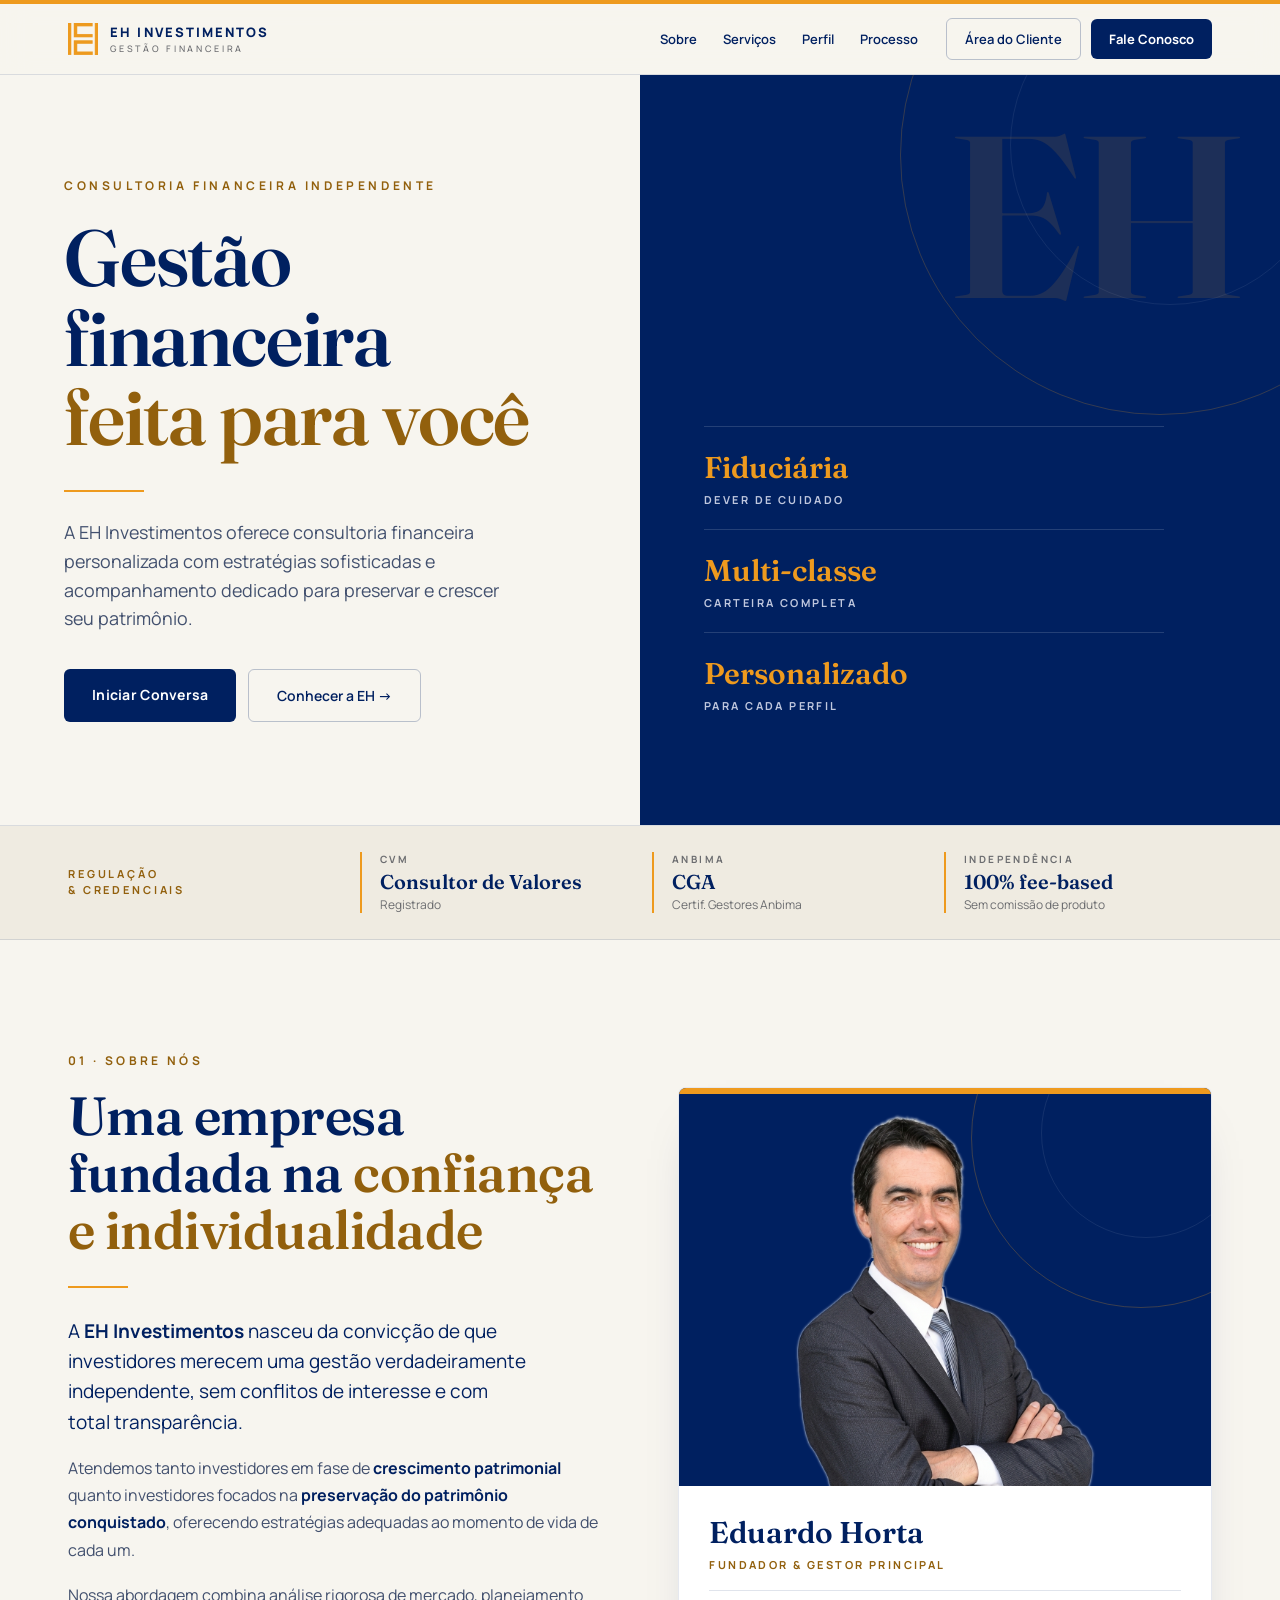
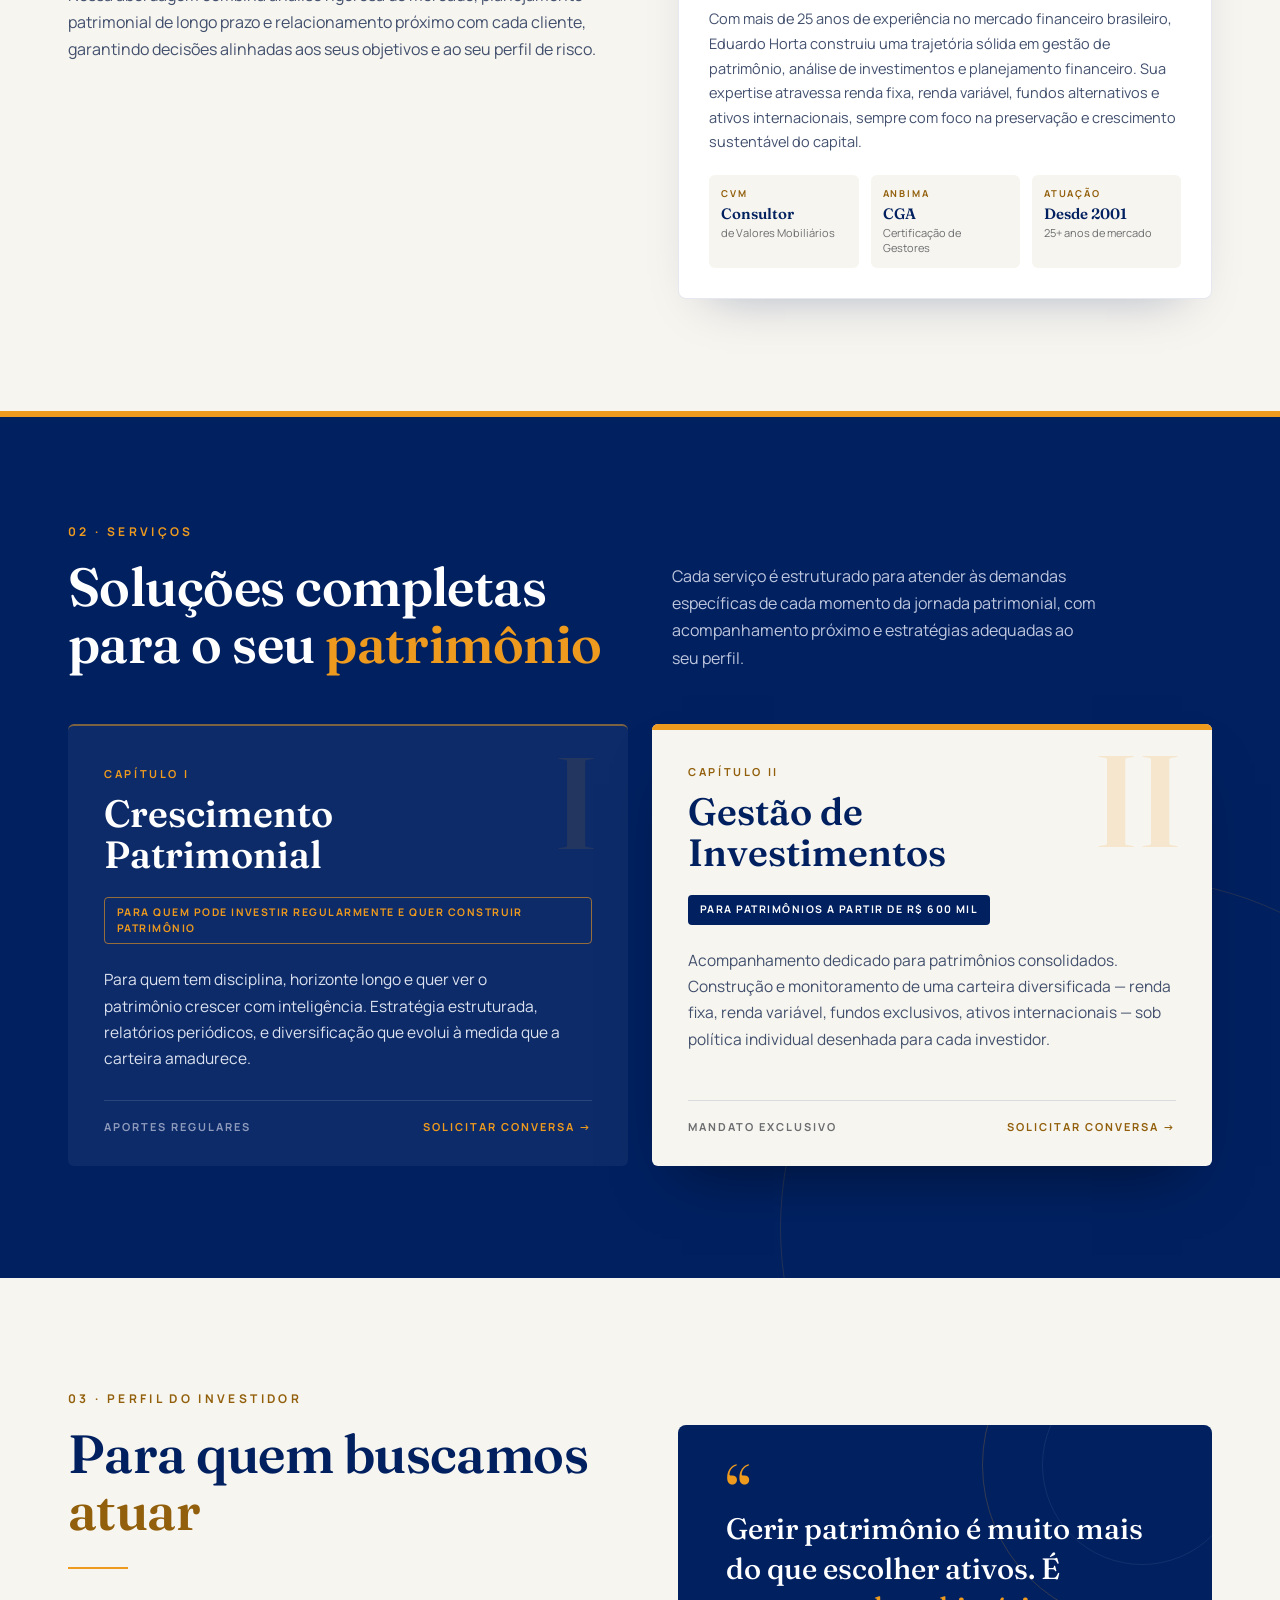
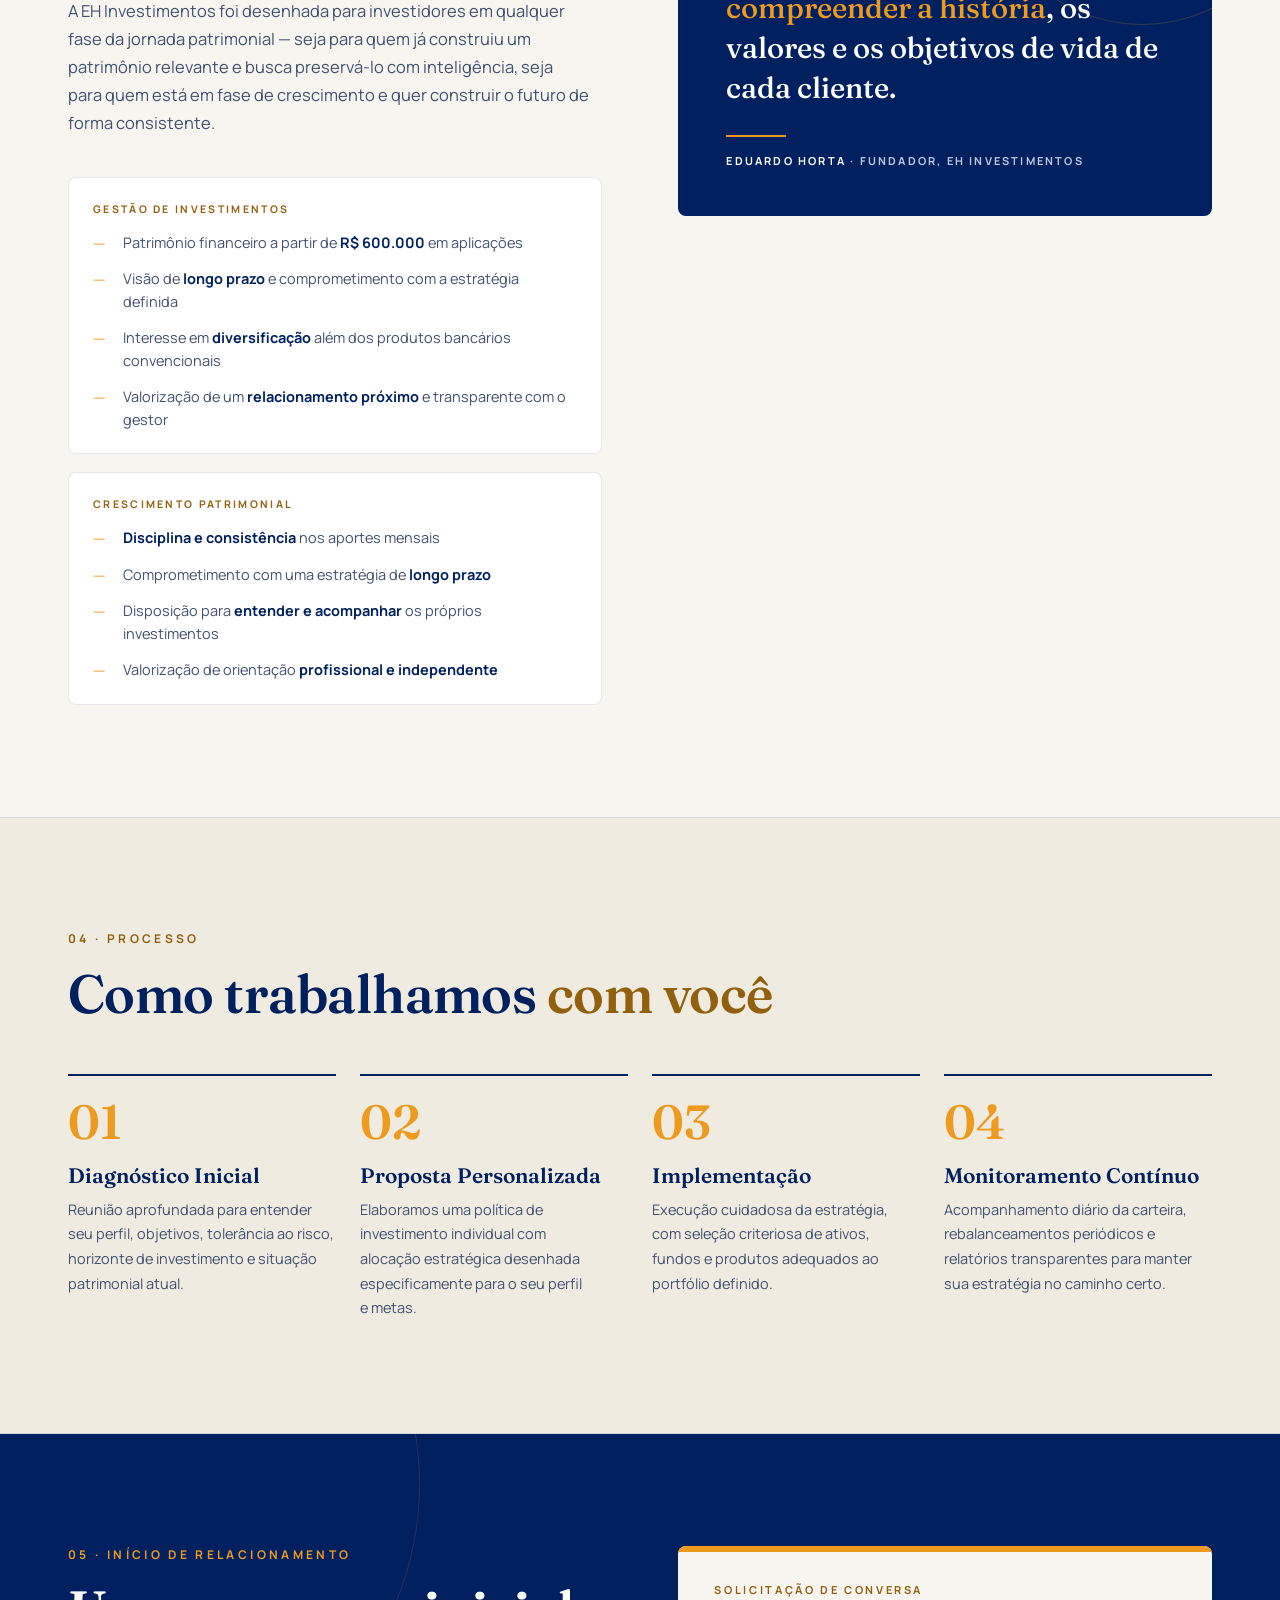
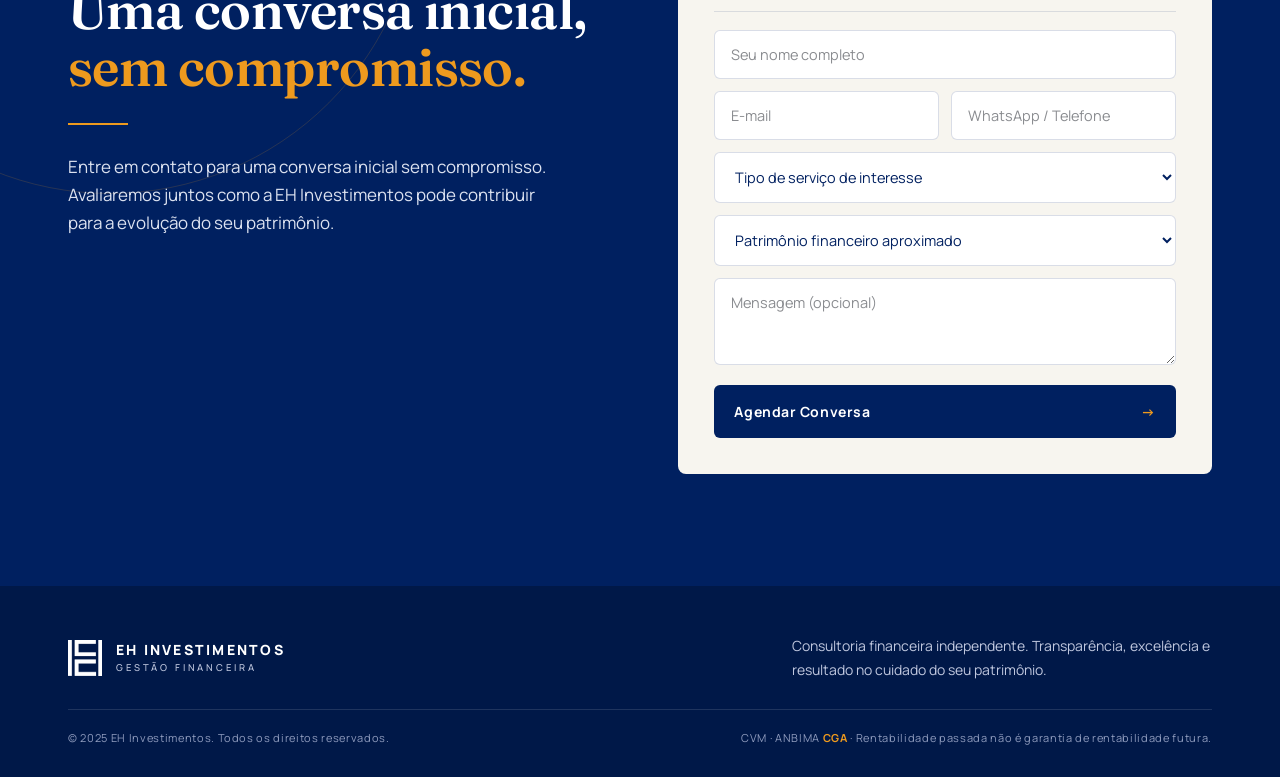
<file: index.html>
<!DOCTYPE html>
<html lang="pt-BR">
<head>
  <meta charset="UTF-8" />
  <meta name="viewport" content="width=device-width, initial-scale=1.0" />
  <title>EH Investimentos — Gestão Financeira</title>
  <link rel="preconnect" href="https://fonts.googleapis.com" />
  <link rel="preconnect" href="https://fonts.gstatic.com" crossorigin />
  <link href="https://fonts.googleapis.com/css2?family=Fraunces:opsz,wght@9..144,400;9..144,500;9..144,600;9..144,700&family=Manrope:wght@300;400;500;600;700;800&display=swap" rel="stylesheet" />
  <style>
    *{ -webkit-font-smoothing:antialiased; box-sizing:border-box; font-variation-settings:"WONK" 0,"SOFT" 0; }
    html{ scroll-behavior:smooth; }
    html,body{ margin:0; padding:0; background:#F7F5EF; }
    p,h1,h2,h3,ul{ margin:0; }
    a{ color:#92600D; text-decoration:none; } a:hover{ color:#EE9A1E; }
    input,select,textarea,button{ font-family:'Manrope',sans-serif; }
    input::placeholder,textarea::placeholder{ color:#8A8C90; }
    button:disabled{ opacity:0.7; cursor:wait !important; }

    /* Navegação: desktop ≥ 860px, menu hambúrguer abaixo disso */
    .nav-mobile{ display:none !important; }
    @media (max-width:859px){
      .nav-desktop{ display:none !important; }
      .nav-mobile{ display:flex !important; flex-direction:column; align-items:center; justify-content:center; gap:5px; }
    }

    /* Estados de hover/foco */
    .hv1:hover{color:#92600D !important}
    .hv2:hover{border-color:#002060 !important;color:#002060 !important}
    .hv3:hover{background:#0B2E7A !important;color:#fff !important}
    .hv4:hover{color:#EE9A1E !important}
    .hv5:hover{color:#fff !important;border-color:#fff !important}
    .hv6:hover{color:#002060 !important;background:#F4AE45 !important}
    .hv7:hover{color:#fff !important}
    .hv8:focus{border-color:#EE9A1E !important}
    .hv9:hover{background:#0B2E7A !important}
  </style>
</head>
<body>
<div style="font-family:'Manrope',sans-serif;color:#2A3550;background:#F7F5EF;min-height:100vh;">

  <nav style="position:sticky;top:0;z-index:50;background:rgba(247,245,239,0.94);backdrop-filter:blur(14px);border-bottom:1px solid rgba(0,32,96,0.12);">
    <div style="height:4px;background:#EE9A1E;"></div>
    <div style="max-width:1240px;margin:0 auto;padding:14px clamp(20px,4vw,48px);display:flex;align-items:center;gap:28px;flex-wrap:wrap;">
      <a href="#topo" style="display:flex;align-items:center;gap:12px;margin-right:auto;">
        <img src="Logo_EH.png" alt="EH" style="height:32px;width:auto;display:block;">
        <span style="display:flex;flex-direction:column;line-height:1;">
          <span style="font-weight:800;font-size:13px;letter-spacing:0.16em;color:#002060;">EH INVESTIMENTOS</span>
          <span style="font-weight:500;font-size:9px;letter-spacing:0.3em;color:#6C6D70;margin-top:5px;">GESTÃO FINANCEIRA</span>
        </span>
      </a>
      <div class="nav-desktop" style="display:flex;gap:26px;flex-wrap:wrap;font-size:13px;font-weight:600;">
        <a class="hv1" href="#sobre" style="color:#002060;">Sobre</a>
        <a class="hv1" href="#servicos" style="color:#002060;">Serviços</a>
        <a class="hv1" href="#perfil" style="color:#002060;">Perfil</a>
        <a class="hv1" href="#processo" style="color:#002060;">Processo</a>
      </div>
      <div class="nav-desktop" style="display:flex;gap:10px;align-items:center;">
        <a class="hv2" href="eh-cliente-login.html" style="padding:11px 18px;border:1px solid rgba(0,32,96,0.25);border-radius:6px;font-size:13px;font-weight:600;color:#002060;">Área do Cliente</a>
        <a class="hv3" href="#contato" style="padding:11px 18px;background:#002060;border-radius:6px;font-size:13px;font-weight:700;color:#fff;">Fale Conosco</a>
      </div>
        <button id="menuBtn" class="nav-mobile" aria-label="Menu" aria-expanded="false" style="width:44px;height:44px;flex-direction:column;align-items:center;justify-content:center;gap:5px;background:transparent;border:1px solid rgba(0,32,96,0.2);border-radius:6px;cursor:pointer;padding:0;">
          <span style="display:block;width:20px;height:2px;background:#002060;border-radius:1px;"></span>
          <span style="display:block;width:20px;height:2px;background:#002060;border-radius:1px;"></span>
          <span style="display:block;width:14px;height:2px;background:#EE9A1E;border-radius:1px;align-self:center;"></span>
        </button>
    </div>
  </nav>

    <div id="mobileMenu" style="position:fixed;inset:0;z-index:90;background:#002060;color:#fff;display:none;flex-direction:column;overflow:hidden;">
      <div style="height:4px;background:#EE9A1E;"></div>
      <div style="position:absolute;top:-160px;right:-140px;width:420px;height:420px;border:1px solid rgba(238,154,30,0.22);border-radius:50%;"></div>
      <div style="display:flex;align-items:center;justify-content:space-between;padding:14px 20px;border-bottom:1px solid rgba(255,255,255,0.12);position:relative;">
        <div style="display:flex;align-items:center;gap:12px;">
          <img src="Logo_EH.png" alt="EH" style="height:30px;width:auto;display:block;filter:brightness(0) invert(1);">
          <span style="font-weight:800;font-size:13px;letter-spacing:0.16em;">EH INVESTIMENTOS</span>
        </div>
        <button id="menuClose" aria-label="Fechar menu" style="width:44px;height:44px;background:transparent;border:1px solid rgba(255,255,255,0.2);border-radius:6px;color:#fff;font-size:18px;cursor:pointer;">✕</button>
      </div>
      <div style="display:flex;flex-direction:column;padding:12px 20px;position:relative;">
        <a class="hv4" href="#sobre" data-close-menu style="font-family:'Fraunces',serif;font-size:28px;font-weight:600;color:#fff;padding:16px 0;border-bottom:1px solid rgba(255,255,255,0.12);">Sobre</a>
        <a class="hv4" href="#servicos" data-close-menu style="font-family:'Fraunces',serif;font-size:28px;font-weight:600;color:#fff;padding:16px 0;border-bottom:1px solid rgba(255,255,255,0.12);">Serviços</a>
        <a class="hv4" href="#perfil" data-close-menu style="font-family:'Fraunces',serif;font-size:28px;font-weight:600;color:#fff;padding:16px 0;border-bottom:1px solid rgba(255,255,255,0.12);">Perfil</a>
        <a class="hv4" href="#processo" data-close-menu style="font-family:'Fraunces',serif;font-size:28px;font-weight:600;color:#fff;padding:16px 0;border-bottom:1px solid rgba(255,255,255,0.12);">Processo</a>
      </div>
      <div style="margin-top:auto;display:flex;flex-direction:column;gap:10px;padding:24px 20px 32px;position:relative;">
        <a class="hv5" href="eh-cliente-login.html" style="text-align:center;padding:15px;border:1px solid rgba(255,255,255,0.3);border-radius:6px;font-size:14px;font-weight:600;color:#fff;">Área do Cliente</a>
        <a class="hv6" href="#contato" data-close-menu style="text-align:center;padding:15px;background:#EE9A1E;border-radius:6px;font-size:14px;font-weight:800;color:#002060;">Fale Conosco</a>
      </div>
    </div>

    <header id="topo" data-screen-label="Hero" style="display:grid;grid-template-columns:repeat(auto-fit,minmax(min(100%,440px),1fr));border-bottom:1px solid rgba(0,32,96,0.12);">
    <div style="padding:clamp(56px,8vw,112px) clamp(20px,5vw,72px);display:flex;flex-direction:column;justify-content:center;max-width:720px;justify-self:end;width:100%;">
      <div style="font-size:12px;letter-spacing:0.3em;color:#92600D;font-weight:700;margin-bottom:24px;">CONSULTORIA FINANCEIRA INDEPENDENTE</div>
      <h1 style="font-family:'Fraunces',serif;font-weight:600;font-size:clamp(44px,6.2vw,84px);line-height:1.0;letter-spacing:-0.015em;color:#002060;">Gestão financeira<br><span style="color:#92600D;">feita para você</span></h1>
      <div style="width:80px;height:2px;background:#EE9A1E;margin:34px 0 26px;"></div>
      <p style="font-size:clamp(16px,1.4vw,19px);line-height:1.6;color:#42506e;max-width:540px;text-wrap:pretty;">A EH Investimentos oferece consultoria financeira personalizada com estratégias sofisticadas e acompanhamento dedicado para preservar e crescer seu patrimônio.</p>
      <div style="display:flex;gap:12px;flex-wrap:wrap;margin-top:36px;">
        <a class="hv3" href="#contato" style="padding:16px 28px;background:#002060;color:#fff;border-radius:6px;font-size:14px;font-weight:700;letter-spacing:0.02em;">Iniciar Conversa</a>
        <a class="hv2" href="#sobre" style="padding:16px 28px;border:1px solid rgba(0,32,96,0.25);color:#002060;border-radius:6px;font-size:14px;font-weight:600;">Conhecer a EH  →</a>
      </div>
    </div>
    <div style="background:#002060;color:#fff;position:relative;overflow:hidden;padding:clamp(48px,7vw,96px) clamp(24px,5vw,72px);display:flex;flex-direction:column;justify-content:flex-end;min-height:460px;">
      <div style="position:absolute;top:-180px;right:-140px;width:520px;height:520px;border:1px solid rgba(238,154,30,0.22);border-radius:50%;"></div>
      <div style="position:absolute;top:-90px;right:-50px;width:320px;height:320px;border:1px solid rgba(255,255,255,0.07);border-radius:50%;"></div>
      <div style="position:absolute;top:48px;right:40px;font-family:'Fraunces',serif;font-size:clamp(160px,18vw,260px);font-weight:600;color:rgba(238,154,30,0.12);line-height:0.8;letter-spacing:-0.04em;">EH</div>
      <div style="position:relative;display:flex;flex-direction:column;max-width:460px;">
        <div style="padding:22px 0;border-top:1px solid rgba(255,255,255,0.14);">
          <div style="font-family:'Fraunces',serif;font-size:30px;font-weight:600;color:#EE9A1E;">Fiduciária</div>
          <div style="font-size:11px;letter-spacing:0.22em;color:#BFC7DE;font-weight:700;margin-top:6px;">DEVER DE CUIDADO</div>
        </div>
        <div style="padding:22px 0;border-top:1px solid rgba(255,255,255,0.14);">
          <div style="font-family:'Fraunces',serif;font-size:30px;font-weight:600;color:#EE9A1E;">Multi-classe</div>
          <div style="font-size:11px;letter-spacing:0.22em;color:#BFC7DE;font-weight:700;margin-top:6px;">CARTEIRA COMPLETA</div>
        </div>
        <div style="padding:22px 0;border-top:1px solid rgba(255,255,255,0.14);">
          <div style="font-family:'Fraunces',serif;font-size:30px;font-weight:600;color:#EE9A1E;">Personalizado</div>
          <div style="font-size:11px;letter-spacing:0.22em;color:#BFC7DE;font-weight:700;margin-top:6px;">PARA CADA PERFIL</div>
        </div>
      </div>
    </div>
  </header>

  <section data-screen-label="Credenciais" style="background:#EFEBE1;border-bottom:1px solid rgba(0,32,96,0.12);">
    <div style="max-width:1240px;margin:0 auto;padding:26px clamp(20px,4vw,48px);display:grid;grid-template-columns:repeat(auto-fit,minmax(200px,1fr));gap:24px;align-items:center;">
      <div style="font-size:11px;letter-spacing:0.26em;color:#92600D;font-weight:700;line-height:1.5;">REGULAÇÃO<br>&amp; CREDENCIAIS</div>
      <div style="border-left:2px solid #EE9A1E;padding-left:18px;">
        <div style="font-size:10px;letter-spacing:0.24em;color:#6C6D70;font-weight:700;">CVM</div>
        <div style="font-family:'Fraunces',serif;font-size:20px;font-weight:600;color:#002060;margin:3px 0 2px;">Consultor de Valores</div>
        <div style="font-size:12px;color:#6C6D70;">Registrado</div>
      </div>
      <div style="border-left:2px solid #EE9A1E;padding-left:18px;">
        <div style="font-size:10px;letter-spacing:0.24em;color:#6C6D70;font-weight:700;">ANBIMA</div>
        <div style="font-family:'Fraunces',serif;font-size:20px;font-weight:600;color:#002060;margin:3px 0 2px;">CGA</div>
        <div style="font-size:12px;color:#6C6D70;">Certif. Gestores Anbima</div>
      </div>
      <div style="border-left:2px solid #EE9A1E;padding-left:18px;">
        <div style="font-size:10px;letter-spacing:0.24em;color:#6C6D70;font-weight:700;">INDEPENDÊNCIA</div>
        <div style="font-family:'Fraunces',serif;font-size:20px;font-weight:600;color:#002060;margin:3px 0 2px;">100% fee-based</div>
        <div style="font-size:12px;color:#6C6D70;">Sem comissão de produto</div>
      </div>
    </div>
  </section>

  <section id="sobre" data-screen-label="Sobre" style="max-width:1240px;margin:0 auto;padding:clamp(64px,9vw,112px) clamp(20px,4vw,48px);">
    <div style="font-size:12px;letter-spacing:0.28em;color:#92600D;font-weight:700;margin-bottom:18px;">01 · SOBRE NÓS</div>
    <div style="display:grid;grid-template-columns:repeat(auto-fit,minmax(min(100%,420px),1fr));gap:clamp(40px,6vw,80px);align-items:start;">
      <div>
        <h2 style="font-family:'Fraunces',serif;font-weight:600;font-size:clamp(34px,4.2vw,56px);line-height:1.06;color:#002060;letter-spacing:-0.01em;text-wrap:balance;">Uma empresa fundada na <span style="color:#92600D;">confiança e individualidade</span></h2>
        <div style="width:60px;height:2px;background:#EE9A1E;margin:28px 0;"></div>
        <div style="display:flex;flex-direction:column;gap:18px;max-width:600px;">
          <p style="font-size:19px;line-height:1.6;color:#002060;text-wrap:pretty;">A <strong>EH Investimentos</strong> nasceu da convicção de que investidores merecem uma gestão verdadeiramente independente, sem conflitos de interesse e com total transparência.</p>
          <p style="font-size:16px;line-height:1.7;color:#42506e;text-wrap:pretty;">Atendemos tanto investidores em fase de <strong style="color:#002060;">crescimento patrimonial</strong> quanto investidores focados na <strong style="color:#002060;">preservação do patrimônio conquistado</strong>, oferecendo estratégias adequadas ao momento de vida de cada um.</p>
          <p style="font-size:16px;line-height:1.7;color:#42506e;text-wrap:pretty;">Nossa abordagem combina análise rigorosa de mercado, planejamento patrimonial de longo prazo e relacionamento próximo com cada cliente, garantindo decisões alinhadas aos seus objetivos e ao seu perfil de risco.</p>
        </div>
      </div>
      <aside style="background:#fff;border-radius:8px;overflow:hidden;border:1px solid rgba(0,32,96,0.1);box-shadow:0 24px 50px -30px rgba(0,32,96,0.35);">
        <div style="background:#002060;position:relative;overflow:hidden;aspect-ratio:4/3;">
          <div style="position:absolute;top:0;left:0;right:0;height:6px;background:#EE9A1E;z-index:2;"></div>
          <div style="position:absolute;top:-120px;right:-100px;width:340px;height:340px;border:1px solid rgba(238,154,30,0.25);border-radius:50%;"></div>
          <div style="position:absolute;top:-60px;right:-40px;width:210px;height:210px;border:1px solid rgba(255,255,255,0.08);border-radius:50%;"></div>
          <img src="eduardo_horta.png" alt="Eduardo Horta" style="position:absolute;bottom:0;left:50%;transform:translateX(-50%);height:94%;width:auto;max-width:90%;object-fit:contain;object-position:bottom center;">
        </div>
        <div style="padding:28px 30px 30px;">
          <div style="font-family:'Fraunces',serif;font-size:30px;font-weight:600;color:#002060;">Eduardo Horta</div>
          <div style="font-size:11px;letter-spacing:0.22em;color:#92600D;font-weight:700;margin:6px 0 18px;">FUNDADOR &amp; GESTOR PRINCIPAL</div>
          <p style="font-size:14.5px;line-height:1.7;color:#42506e;padding-top:16px;border-top:1px solid rgba(0,32,96,0.12);text-wrap:pretty;">Com mais de 25 anos de experiência no mercado financeiro brasileiro, Eduardo Horta construiu uma trajetória sólida em gestão de patrimônio, análise de investimentos e planejamento financeiro. Sua expertise atravessa renda fixa, renda variável, fundos alternativos e ativos internacionais, sempre com foco na preservação e crescimento sustentável do capital.</p>
          <div style="display:grid;grid-template-columns:repeat(3,minmax(0,1fr));gap:12px;margin-top:20px;">
            <div style="background:#F7F5EF;border-radius:6px;padding:12px 12px;">
              <div style="font-size:9.5px;letter-spacing:0.2em;color:#92600D;font-weight:700;">CVM</div>
              <div style="font-family:'Fraunces',serif;font-size:15px;font-weight:600;color:#002060;margin:4px 0 2px;">Consultor</div>
              <div style="font-size:11px;color:#6C6D70;line-height:1.4;">de Valores Mobiliários</div>
            </div>
            <div style="background:#F7F5EF;border-radius:6px;padding:12px 12px;">
              <div style="font-size:9.5px;letter-spacing:0.2em;color:#92600D;font-weight:700;">ANBIMA</div>
              <div style="font-family:'Fraunces',serif;font-size:15px;font-weight:600;color:#002060;margin:4px 0 2px;">CGA</div>
              <div style="font-size:11px;color:#6C6D70;line-height:1.4;">Certificação de Gestores</div>
            </div>
            <div style="background:#F7F5EF;border-radius:6px;padding:12px 12px;">
              <div style="font-size:9.5px;letter-spacing:0.2em;color:#92600D;font-weight:700;">ATUAÇÃO</div>
              <div style="font-family:'Fraunces',serif;font-size:15px;font-weight:600;color:#002060;margin:4px 0 2px;">Desde 2001</div>
              <div style="font-size:11px;color:#6C6D70;line-height:1.4;">25+ anos de mercado</div>
            </div>
          </div>
        </div>
      </aside>
    </div>
  </section>

  <section id="servicos" data-screen-label="Serviços" style="background:#002060;color:#fff;position:relative;overflow:hidden;">
    <div style="position:absolute;top:0;left:0;right:0;height:6px;background:#EE9A1E;"></div>
    <div style="position:absolute;bottom:-300px;right:-200px;width:700px;height:700px;border:1px solid rgba(238,154,30,0.14);border-radius:50%;"></div>
    <div style="position:relative;max-width:1240px;margin:0 auto;padding:clamp(64px,9vw,112px) clamp(20px,4vw,48px);">
      <div style="font-size:12px;letter-spacing:0.28em;color:#EE9A1E;font-weight:700;margin-bottom:18px;">02 · SERVIÇOS</div>
      <div style="display:grid;grid-template-columns:repeat(auto-fit,minmax(min(100%,380px),1fr));gap:24px 64px;align-items:end;margin-bottom:52px;">
        <h2 style="font-family:'Fraunces',serif;font-weight:600;font-size:clamp(34px,4.2vw,56px);line-height:1.06;letter-spacing:-0.01em;">Soluções completas para o seu <span style="color:#EE9A1E;">patrimônio</span></h2>
        <p style="font-size:16px;line-height:1.7;color:#BFC7DE;max-width:460px;text-wrap:pretty;">Cada serviço é estruturado para atender às demandas específicas de cada momento da jornada patrimonial, com acompanhamento próximo e estratégias adequadas ao seu perfil.</p>
      </div>
      <div style="display:grid;grid-template-columns:repeat(auto-fit,minmax(min(100%,360px),1fr));gap:24px;">
        <article style="background:rgba(255,255,255,0.05);border-top:2px solid rgba(238,154,30,0.5);border-radius:6px;padding:40px 36px 32px;display:flex;flex-direction:column;position:relative;overflow:hidden;">
          <div style="position:absolute;top:18px;right:30px;font-family:'Fraunces',serif;font-size:130px;font-weight:600;color:rgba(238,154,30,0.1);line-height:0.9;">I</div>
          <div style="font-size:11px;letter-spacing:0.24em;color:#EE9A1E;font-weight:700;margin-bottom:12px;">CAPÍTULO I</div>
          <h3 style="font-family:'Fraunces',serif;font-weight:600;font-size:clamp(28px,3vw,38px);line-height:1.08;position:relative;">Crescimento<br>Patrimonial</h3>
          <div style="align-self:flex-start;font-size:10.5px;letter-spacing:0.14em;color:#EE9A1E;font-weight:700;border:1px solid rgba(238,154,30,0.6);border-radius:4px;padding:7px 12px;margin:22px 0;line-height:1.5;">PARA QUEM PODE INVESTIR REGULARMENTE E QUER CONSTRUIR PATRIMÔNIO</div>
          <p style="font-size:15.5px;line-height:1.7;color:#DCE2F0;flex:1;text-wrap:pretty;">Para quem tem disciplina, horizonte longo e quer ver o patrimônio crescer com inteligência. Estratégia estruturada, relatórios periódicos, e diversificação que evolui à medida que a carteira amadurece.</p>
          <div style="margin-top:28px;padding-top:18px;border-top:1px solid rgba(255,255,255,0.12);display:flex;justify-content:space-between;gap:12px;flex-wrap:wrap;font-size:11px;letter-spacing:0.18em;font-weight:700;">
            <span style="color:#8E9BBD;">APORTES REGULARES</span>
            <a class="hv7" href="#contato" style="color:#EE9A1E;">SOLICITAR CONVERSA →</a>
          </div>
        </article>
        <article style="background:#F7F5EF;color:#002060;border-radius:6px;padding:40px 36px 32px;display:flex;flex-direction:column;position:relative;overflow:hidden;box-shadow:0 30px 60px -30px rgba(0,0,0,0.5);">
          <div style="position:absolute;top:0;left:0;right:0;height:6px;background:#EE9A1E;"></div>
          <div style="position:absolute;top:18px;right:30px;font-family:'Fraunces',serif;font-size:130px;font-weight:600;color:rgba(238,154,30,0.16);line-height:0.9;">II</div>
          <div style="font-size:11px;letter-spacing:0.24em;color:#92600D;font-weight:700;margin-bottom:12px;">CAPÍTULO II</div>
          <h3 style="font-family:'Fraunces',serif;font-weight:600;font-size:clamp(28px,3vw,38px);line-height:1.08;position:relative;">Gestão de<br>Investimentos</h3>
          <div style="align-self:flex-start;font-size:10.5px;letter-spacing:0.14em;color:#fff;background:#002060;font-weight:700;border-radius:4px;padding:7px 12px;margin:22px 0;line-height:1.5;">PARA PATRIMÔNIOS A PARTIR DE R$ 600 MIL</div>
          <p style="font-size:15.5px;line-height:1.7;color:#42506e;flex:1;text-wrap:pretty;">Acompanhamento dedicado para patrimônios consolidados. Construção e monitoramento de uma carteira diversificada — renda fixa, renda variável, fundos exclusivos, ativos internacionais — sob política individual desenhada para cada investidor.</p>
          <div style="margin-top:28px;padding-top:18px;border-top:1px solid rgba(0,32,96,0.12);display:flex;justify-content:space-between;gap:12px;flex-wrap:wrap;font-size:11px;letter-spacing:0.18em;font-weight:700;">
            <span style="color:#6C6D70;">MANDATO EXCLUSIVO</span>
            <a class="hv4" href="#contato" style="color:#92600D;">SOLICITAR CONVERSA →</a>
          </div>
        </article>
      </div>
    </div>
  </section>

  <section id="perfil" data-screen-label="Perfil" style="max-width:1240px;margin:0 auto;padding:clamp(64px,9vw,112px) clamp(20px,4vw,48px);">
    <div style="font-size:12px;letter-spacing:0.28em;color:#92600D;font-weight:700;margin-bottom:18px;">03 · PERFIL DO INVESTIDOR</div>
    <div style="display:grid;grid-template-columns:repeat(auto-fit,minmax(min(100%,420px),1fr));gap:clamp(40px,6vw,80px);align-items:start;">
      <div>
        <h2 style="font-family:'Fraunces',serif;font-weight:600;font-size:clamp(34px,4.2vw,56px);line-height:1.06;color:#002060;letter-spacing:-0.01em;">Para quem buscamos <span style="color:#92600D;">atuar</span></h2>
        <div style="width:60px;height:2px;background:#EE9A1E;margin:28px 0;"></div>
        <p style="font-size:16.5px;line-height:1.7;color:#42506e;max-width:600px;text-wrap:pretty;">A EH Investimentos foi desenhada para investidores em qualquer fase da jornada patrimonial — seja para quem já construiu um patrimônio relevante e busca preservá-lo com inteligência, seja para quem está em fase de crescimento e quer construir o futuro de forma consistente.</p>
        <div style="display:grid;grid-template-columns:repeat(auto-fit,minmax(min(100%,260px),1fr));gap:18px;margin-top:40px;">
          <div style="background:#fff;border:1px solid rgba(0,32,96,0.1);border-radius:8px;padding:24px 24px 22px;">
            <div style="font-size:10.5px;letter-spacing:0.22em;color:#92600D;font-weight:700;margin-bottom:16px;">GESTÃO DE INVESTIMENTOS</div>
            <div style="display:flex;flex-direction:column;gap:14px;font-size:14.5px;line-height:1.55;color:#42506e;">
              <div style="display:grid;grid-template-columns:22px minmax(0,1fr);gap:8px;"><span style="font-family:'Fraunces',serif;font-weight:600;color:#EE9A1E;">—</span><span>Patrimônio financeiro a partir de <strong style="color:#002060;">R$ 600.000</strong> em aplicações</span></div>
              <div style="display:grid;grid-template-columns:22px minmax(0,1fr);gap:8px;"><span style="font-family:'Fraunces',serif;font-weight:600;color:#EE9A1E;">—</span><span>Visão de <strong style="color:#002060;">longo prazo</strong> e comprometimento com a estratégia definida</span></div>
              <div style="display:grid;grid-template-columns:22px minmax(0,1fr);gap:8px;"><span style="font-family:'Fraunces',serif;font-weight:600;color:#EE9A1E;">—</span><span>Interesse em <strong style="color:#002060;">diversificação</strong> além dos produtos bancários convencionais</span></div>
              <div style="display:grid;grid-template-columns:22px minmax(0,1fr);gap:8px;"><span style="font-family:'Fraunces',serif;font-weight:600;color:#EE9A1E;">—</span><span>Valorização de um <strong style="color:#002060;">relacionamento próximo</strong> e transparente com o gestor</span></div>
            </div>
          </div>
          <div style="background:#fff;border:1px solid rgba(0,32,96,0.1);border-radius:8px;padding:24px 24px 22px;">
            <div style="font-size:10.5px;letter-spacing:0.22em;color:#92600D;font-weight:700;margin-bottom:16px;">CRESCIMENTO PATRIMONIAL</div>
            <div style="display:flex;flex-direction:column;gap:14px;font-size:14.5px;line-height:1.55;color:#42506e;">
              <div style="display:grid;grid-template-columns:22px minmax(0,1fr);gap:8px;"><span style="font-family:'Fraunces',serif;font-weight:600;color:#EE9A1E;">—</span><span><strong style="color:#002060;">Disciplina e consistência</strong> nos aportes mensais</span></div>
              <div style="display:grid;grid-template-columns:22px minmax(0,1fr);gap:8px;"><span style="font-family:'Fraunces',serif;font-weight:600;color:#EE9A1E;">—</span><span>Comprometimento com uma estratégia de <strong style="color:#002060;">longo prazo</strong></span></div>
              <div style="display:grid;grid-template-columns:22px minmax(0,1fr);gap:8px;"><span style="font-family:'Fraunces',serif;font-weight:600;color:#EE9A1E;">—</span><span>Disposição para <strong style="color:#002060;">entender e acompanhar</strong> os próprios investimentos</span></div>
              <div style="display:grid;grid-template-columns:22px minmax(0,1fr);gap:8px;"><span style="font-family:'Fraunces',serif;font-weight:600;color:#EE9A1E;">—</span><span>Valorização de orientação <strong style="color:#002060;">profissional e independente</strong></span></div>
            </div>
          </div>
        </div>
      </div>
      <aside style="background:#002060;color:#fff;border-radius:8px;padding:clamp(32px,4vw,48px);position:sticky;top:110px;overflow:hidden;">
        <div style="position:absolute;top:-120px;right:-90px;width:320px;height:320px;border:1px solid rgba(238,154,30,0.22);border-radius:50%;"></div>
        <div style="position:absolute;top:-60px;right:-30px;width:200px;height:200px;border:1px solid rgba(255,255,255,0.07);border-radius:50%;"></div>
        <div style="position:relative;font-family:'Fraunces',serif;font-size:80px;line-height:0.6;color:#EE9A1E;height:36px;">“</div>
        <p style="position:relative;font-family:'Fraunces',serif;font-weight:500;font-size:clamp(22px,2.3vw,30px);line-height:1.35;text-wrap:pretty;">Gerir patrimônio é muito mais do que escolher ativos. É <span style="color:#EE9A1E;">compreender a história</span>, os valores e os objetivos de vida de cada cliente.</p>
        <div style="width:60px;height:2px;background:#EE9A1E;margin:28px 0 16px;"></div>
        <div style="position:relative;font-size:11px;letter-spacing:0.2em;font-weight:700;color:#BFC7DE;"><span style="color:#fff;">EDUARDO HORTA</span> · FUNDADOR, EH INVESTIMENTOS</div>
      </aside>
    </div>
  </section>

  <section id="processo" data-screen-label="Processo" style="background:#EFEBE1;border-top:1px solid rgba(0,32,96,0.1);border-bottom:1px solid rgba(0,32,96,0.1);">
    <div style="max-width:1240px;margin:0 auto;padding:clamp(64px,9vw,112px) clamp(20px,4vw,48px);">
      <div style="font-size:12px;letter-spacing:0.28em;color:#92600D;font-weight:700;margin-bottom:18px;">04 · PROCESSO</div>
      <h2 style="font-family:'Fraunces',serif;font-weight:600;font-size:clamp(34px,4.2vw,56px);line-height:1.06;color:#002060;letter-spacing:-0.01em;margin-bottom:52px;">Como trabalhamos <span style="color:#92600D;">com você</span></h2>
      <div style="display:grid;grid-template-columns:repeat(auto-fit,minmax(min(100%,240px),1fr));gap:24px;">
        <div style="border-top:2px solid #002060;padding-top:22px;">
          <div style="font-family:'Fraunces',serif;font-size:48px;font-weight:600;color:#EE9A1E;line-height:1;">01</div>
          <div style="font-family:'Fraunces',serif;font-size:21px;font-weight:600;color:#002060;margin:16px 0 10px;">Diagnóstico Inicial</div>
          <p style="font-size:14.5px;line-height:1.7;color:#42506e;text-wrap:pretty;">Reunião aprofundada para entender seu perfil, objetivos, tolerância ao risco, horizonte de investimento e situação patrimonial atual.</p>
        </div>
        <div style="border-top:2px solid #002060;padding-top:22px;">
          <div style="font-family:'Fraunces',serif;font-size:48px;font-weight:600;color:#EE9A1E;line-height:1;">02</div>
          <div style="font-family:'Fraunces',serif;font-size:21px;font-weight:600;color:#002060;margin:16px 0 10px;">Proposta Personalizada</div>
          <p style="font-size:14.5px;line-height:1.7;color:#42506e;text-wrap:pretty;">Elaboramos uma política de investimento individual com alocação estratégica desenhada especificamente para o seu perfil e metas.</p>
        </div>
        <div style="border-top:2px solid #002060;padding-top:22px;">
          <div style="font-family:'Fraunces',serif;font-size:48px;font-weight:600;color:#EE9A1E;line-height:1;">03</div>
          <div style="font-family:'Fraunces',serif;font-size:21px;font-weight:600;color:#002060;margin:16px 0 10px;">Implementação</div>
          <p style="font-size:14.5px;line-height:1.7;color:#42506e;text-wrap:pretty;">Execução cuidadosa da estratégia, com seleção criteriosa de ativos, fundos e produtos adequados ao portfólio definido.</p>
        </div>
        <div style="border-top:2px solid #002060;padding-top:22px;">
          <div style="font-family:'Fraunces',serif;font-size:48px;font-weight:600;color:#EE9A1E;line-height:1;">04</div>
          <div style="font-family:'Fraunces',serif;font-size:21px;font-weight:600;color:#002060;margin:16px 0 10px;">Monitoramento Contínuo</div>
          <p style="font-size:14.5px;line-height:1.7;color:#42506e;text-wrap:pretty;">Acompanhamento diário da carteira, rebalanceamentos periódicos e relatórios transparentes para manter sua estratégia no caminho certo.</p>
        </div>
      </div>
    </div>
  </section>

  <section id="contato" data-screen-label="Contato" style="background:#002060;color:#fff;position:relative;overflow:hidden;">
    <div style="position:absolute;top:-260px;left:-200px;width:620px;height:620px;border:1px solid rgba(238,154,30,0.16);border-radius:50%;"></div>
    <div style="position:relative;max-width:1240px;margin:0 auto;padding:clamp(64px,9vw,112px) clamp(20px,4vw,48px);display:grid;grid-template-columns:repeat(auto-fit,minmax(min(100%,400px),1fr));gap:clamp(40px,6vw,80px);align-items:start;">
      <div>
        <div style="font-size:12px;letter-spacing:0.28em;color:#EE9A1E;font-weight:700;margin-bottom:18px;">05 · INÍCIO DE RELACIONAMENTO</div>
        <h2 style="font-family:'Fraunces',serif;font-weight:600;font-size:clamp(34px,4.2vw,56px);line-height:1.06;letter-spacing:-0.01em;">Uma conversa inicial, <span style="color:#EE9A1E;">sem compromisso.</span></h2>
        <div style="width:60px;height:2px;background:#EE9A1E;margin:28px 0;"></div>
        <p style="font-size:17px;line-height:1.65;color:#DCE2F0;max-width:500px;text-wrap:pretty;">Entre em contato para uma conversa inicial sem compromisso. Avaliaremos juntos como a EH Investimentos pode contribuir para a evolução do seu patrimônio.</p>
      </div>
      <aside style="background:#F7F5EF;color:#002060;border-radius:8px;padding:clamp(24px,3vw,36px);position:relative;overflow:hidden;">
        <div style="position:absolute;top:0;left:0;right:0;height:6px;background:#EE9A1E;"></div>
        <div style="font-size:11px;letter-spacing:0.24em;color:#92600D;font-weight:700;padding-bottom:14px;border-bottom:1px solid rgba(0,32,96,0.12);margin-bottom:18px;">SOLICITAÇÃO DE CONVERSA</div>
        <form id="contactForm" style="display:flex;flex-direction:column;gap:12px;">
          <input class="hv8" name="nome" required="" placeholder="Seu nome completo" style="background:#fff;border:1px solid rgba(0,32,96,0.15);border-radius:6px;padding:14px 16px;font-size:14.5px;color:#002060;outline:none;">
          <div style="display:grid;grid-template-columns:repeat(auto-fit,minmax(180px,1fr));gap:12px;">
            <input class="hv8" name="email" type="email" required="" placeholder="E-mail" style="background:#fff;border:1px solid rgba(0,32,96,0.15);border-radius:6px;padding:14px 16px;font-size:14.5px;color:#002060;outline:none;">
            <input class="hv8" name="tel" placeholder="WhatsApp / Telefone" style="background:#fff;border:1px solid rgba(0,32,96,0.15);border-radius:6px;padding:14px 16px;font-size:14.5px;color:#002060;outline:none;">
          </div>
          <select class="hv8" name="servico" style="background:#fff;border:1px solid rgba(0,32,96,0.15);border-radius:6px;padding:14px 16px;font-size:14.5px;color:#002060;outline:none;">
            <option value="" disabled selected>Tipo de serviço de interesse</option>
            <option>Gestão Patrimonial — a partir de R$ 600 mil</option>
            <option>Crescimento Patrimonial — aportes regulares</option>
            <option>Ainda não sei, quero entender as opções</option>
          </select>
          <select class="hv8" name="patrimonio" style="background:#fff;border:1px solid rgba(0,32,96,0.15);border-radius:6px;padding:14px 16px;font-size:14.5px;color:#002060;outline:none;">
            <option value="" disabled selected>Patrimônio financeiro aproximado</option>
            <option>Até R$ 50 mil</option>
            <option>R$ 50 mil – R$ 150 mil</option>
            <option>R$ 150 mil – R$ 300 mil</option>
            <option>R$ 300 mil – R$ 600 mil</option>
            <option>R$ 600 mil – R$ 1 milhão</option>
            <option>R$ 1 milhão – R$ 2 milhões</option>
            <option>R$ 2 milhões – R$ 5 milhões</option>
            <option>R$ 5 milhões – R$ 10 milhões</option>
            <option>Acima de R$ 10 milhões</option>
          </select>
          <textarea class="hv8" name="msg" rows="3" placeholder="Mensagem (opcional)" style="background:#fff;border:1px solid rgba(0,32,96,0.15);border-radius:6px;padding:14px 16px;font-size:14.5px;color:#002060;outline:none;resize:vertical;"></textarea>
          <button class="hv9" type="submit" id="contactBtn" style="margin-top:8px;background:#002060;color:#fff;border:none;border-radius:6px;padding:17px 20px;font-size:14px;font-weight:700;letter-spacing:0.04em;cursor:pointer;display:flex;justify-content:space-between;align-items:center;"><span id="contactBtnText">Agendar Conversa</span><span style="color:#EE9A1E;">→</span></button>
        </form>
      </aside>
    </div>
  </section>

  <footer style="background:#001848;color:#fff;">
    <div style="max-width:1240px;margin:0 auto;padding:48px clamp(20px,4vw,48px) 32px;">
      <div style="display:flex;align-items:center;justify-content:space-between;gap:28px;flex-wrap:wrap;padding-bottom:28px;border-bottom:1px solid rgba(255,255,255,0.12);margin-bottom:20px;">
        <div style="display:flex;align-items:center;gap:14px;">
          <img src="Logo_EH.png" alt="EH" style="height:36px;width:auto;display:block;filter:brightness(0) invert(1);">
          <div style="display:flex;flex-direction:column;line-height:1;">
            <span style="font-weight:800;font-size:14px;letter-spacing:0.16em;">EH INVESTIMENTOS</span>
            <span style="font-weight:500;font-size:9.5px;letter-spacing:0.3em;color:#BFC7DE;margin-top:6px;">GESTÃO FINANCEIRA</span>
          </div>
        </div>
        <p style="font-size:14px;line-height:1.7;color:#BFC7DE;max-width:420px;">Consultoria financeira independente. Transparência, excelência e resultado no cuidado do seu patrimônio.</p>
      </div>
      <div style="display:flex;justify-content:space-between;gap:12px;flex-wrap:wrap;font-size:11px;letter-spacing:0.06em;color:#8E9BBD;">
        <span>© 2025 EH Investimentos. Todos os direitos reservados.</span>
        <span>CVM · ANBIMA <span style="color:#EE9A1E;font-weight:700;">CGA</span> · Rentabilidade passada não é garantia de rentabilidade futura.</span>
      </div>
    </div>
  </footer>

    <div id="popup" role="dialog" aria-modal="true" style="position:fixed;inset:0;z-index:100;background:rgba(0,24,72,0.82);backdrop-filter:blur(6px);display:none;align-items:center;justify-content:center;padding:24px;">
      <div id="popupBox" style="background:#F7F5EF;border-radius:8px;max-width:460px;width:100%;padding:44px 38px 36px;text-align:center;position:relative;overflow:hidden;">
        <div style="position:absolute;top:0;left:0;right:0;height:6px;background:#EE9A1E;"></div>
        <div style="font-size:11px;letter-spacing:0.26em;color:#92600D;font-weight:700;margin-bottom:12px;">RECEBIDO</div>
        <div style="font-family:'Fraunces',serif;font-size:30px;font-weight:600;color:#002060;">Mensagem enviada!</div>
        <div style="width:50px;height:2px;background:#EE9A1E;margin:20px auto;"></div>
        <p style="font-size:15px;line-height:1.7;color:#42506e;margin-bottom:28px;">Obrigado pelo seu contato. Recebemos as suas informações e entraremos em contato em breve para agendar a sua conversa gratuita.</p>
        <button id="popupClose" style="background:#002060;color:#fff;border:none;border-radius:6px;padding:12px 28px;font-size:13px;font-weight:700;letter-spacing:0.06em;cursor:pointer;">Fechar</button>
      </div>
    </div>

</div>

<script>
  // ── Menu mobile ──
  const menu = document.getElementById('mobileMenu');
  const menuBtn = document.getElementById('menuBtn');
  function setMenu(open) {
    menu.style.display = open ? 'flex' : 'none';
    menuBtn.setAttribute('aria-expanded', open);
    document.body.style.overflow = open ? 'hidden' : '';
  }
  menuBtn.addEventListener('click', () => setMenu(menu.style.display !== 'flex'));
  document.getElementById('menuClose').addEventListener('click', () => setMenu(false));
  document.querySelectorAll('[data-close-menu]').forEach(a => a.addEventListener('click', () => setMenu(false)));
  window.addEventListener('resize', () => { if (window.innerWidth >= 860) setMenu(false); });

  // ── Popup de confirmação ──
  const popup = document.getElementById('popup');
  const closePopup = () => { popup.style.display = 'none'; };
  popup.addEventListener('click', closePopup);
  document.getElementById('popupBox').addEventListener('click', e => e.stopPropagation());
  document.getElementById('popupClose').addEventListener('click', closePopup);
  document.addEventListener('keydown', e => {
    if (e.key !== 'Escape') return;
    closePopup();
    setMenu(false);
  });

  // ── Formulário de contato ──
  const GAS_CONTACT = 'https://script.google.com/macros/s/AKfycby9W48Qfl8K9jDbg1-cSMpsjuTB-mzy2mn0OLrNBmyT4sq72mj3Xy7uQyU-NXaez41JBQ/exec';
  const esc = s => String(s).replace(/[&<>"']/g, c => ({ '&':'&amp;', '<':'&lt;', '>':'&gt;', '"':'&quot;', "'":'&#39;' }[c]));

  document.getElementById('contactForm').addEventListener('submit', async (e) => {
    e.preventDefault();
    const f = e.target, v = n => (f.elements[n].value || '').trim();
    const nome = v('nome'), email = v('email'), tel = v('tel');
    const servico = v('servico') || 'Não informado', patrimonio = v('patrimonio') || 'Não informado', msg = v('msg');
    const btn = document.getElementById('contactBtn');
    const btnText = document.getElementById('contactBtnText');
    btn.disabled = true;
    btnText.textContent = 'Enviando...';

    const row = (k, val) => '<tr><td style="padding:6px 20px 6px 0;color:#888;font-weight:600;vertical-align:top;">' + k + '</td><td>' + esc(val) + '</td></tr>';
    const html = '<h2 style="color:#002060;font-family:Arial,sans-serif;font-size:18px;">Novo contato via site — EH Investimentos</h2><table style="font-family:Arial,sans-serif;font-size:14px;border-collapse:collapse;margin-top:16px;">' +
      row('Nome', nome) + row('E-mail', email) + row('Telefone', tel || 'Não informado') + row('Serviço', servico) + row('Patrimônio', patrimonio) + row('Mensagem', msg || '(sem mensagem)') + '</table>';
    try {
      await fetch(GAS_CONTACT, {
        method: 'POST',
        headers: { 'Content-Type': 'text/plain' },
        body: JSON.stringify({ to_email: 'contato@ehinvestimentos.com.br', subject: 'Novo contato via site — ' + nome, html_message: html })
      });
    } catch (err) { console.warn('Email error:', err); }

    f.reset();
    btn.disabled = false;
    btnText.textContent = 'Agendar Conversa';
    popup.style.display = 'flex';
  });
</script>

</body>
</html>
</file>
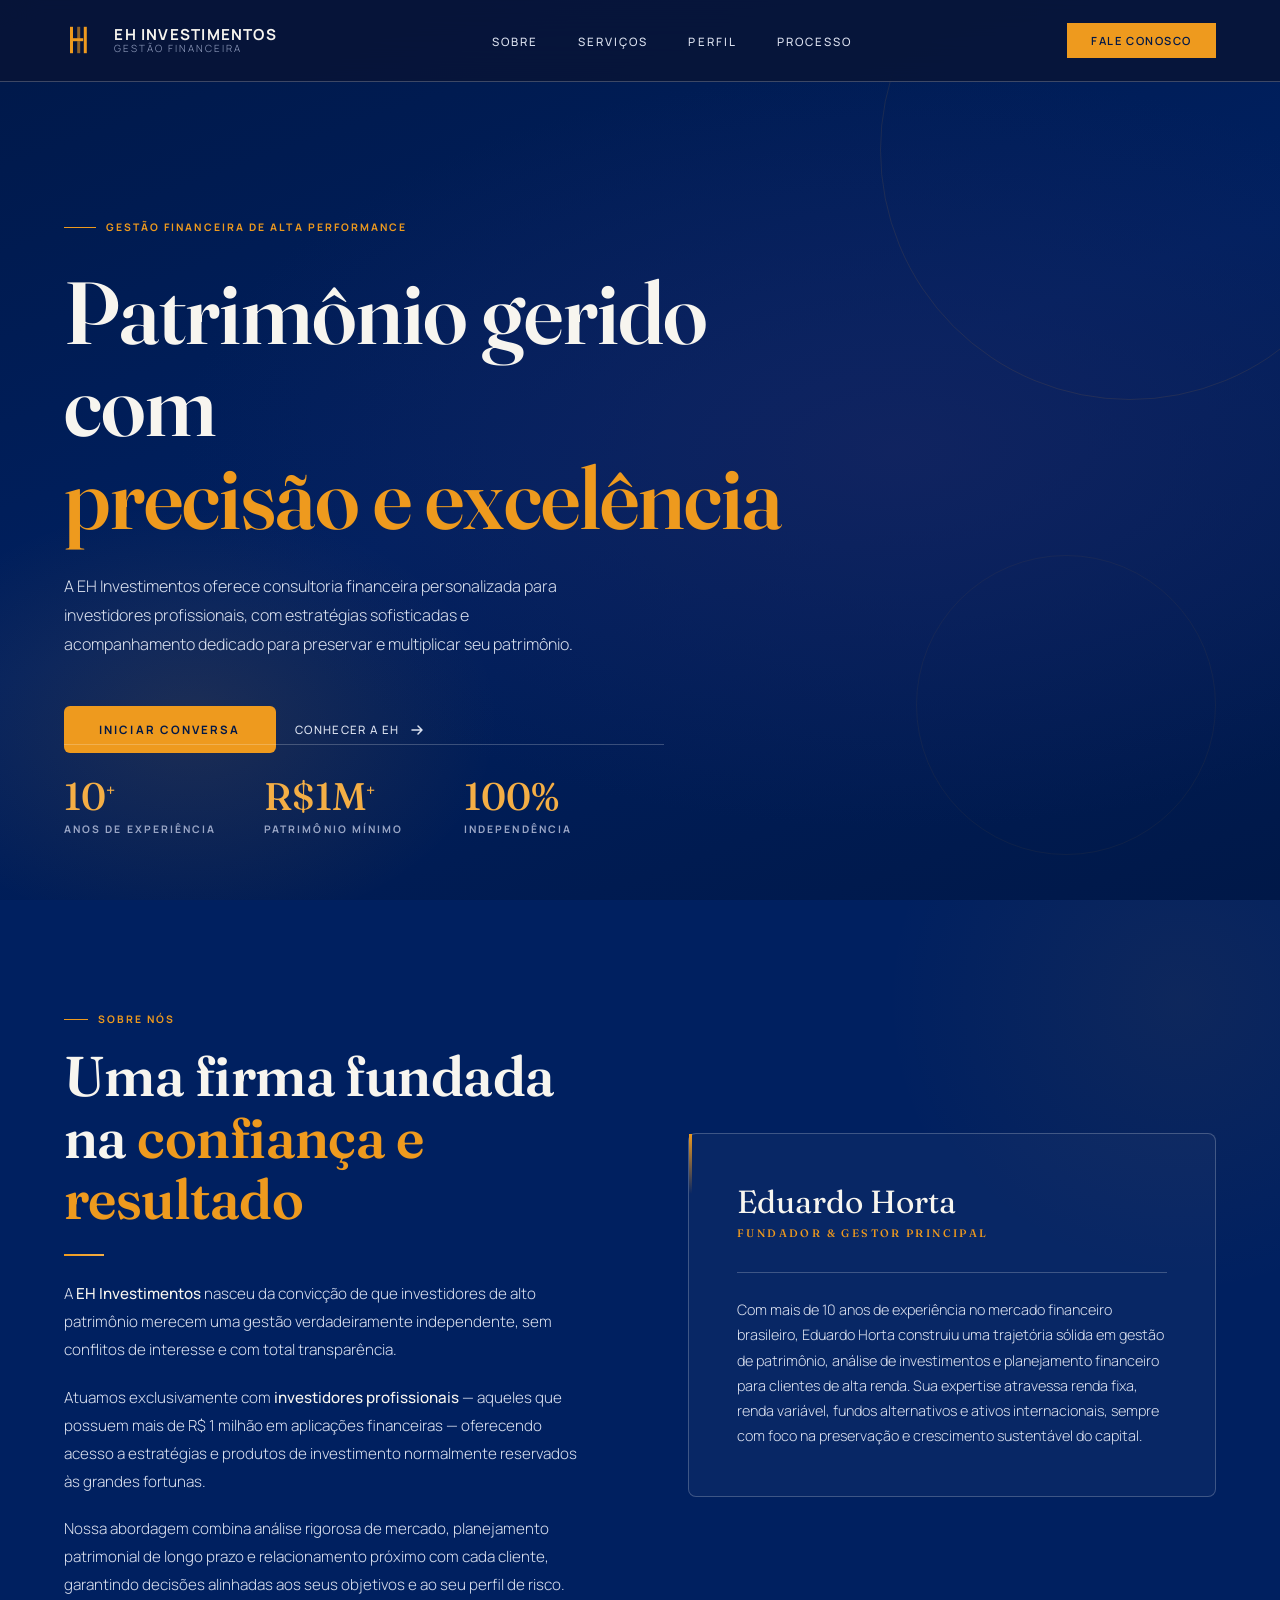
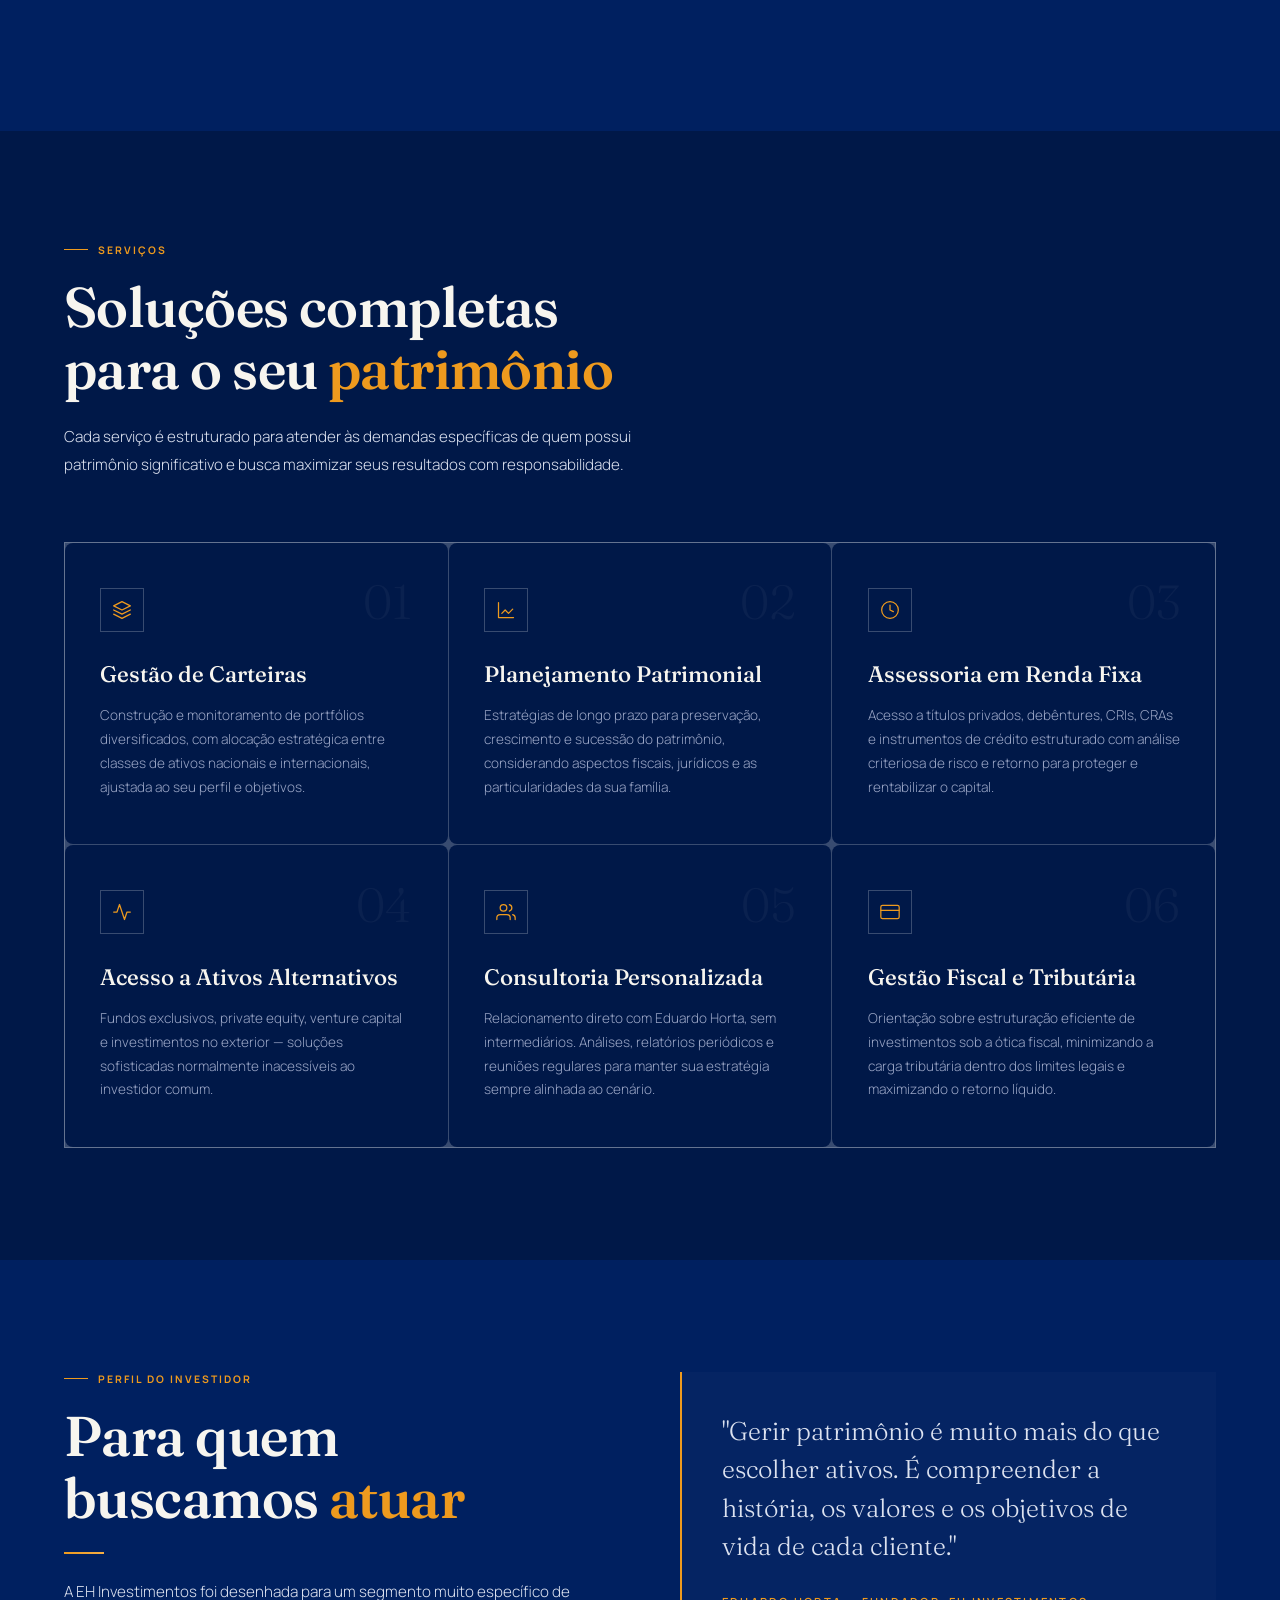
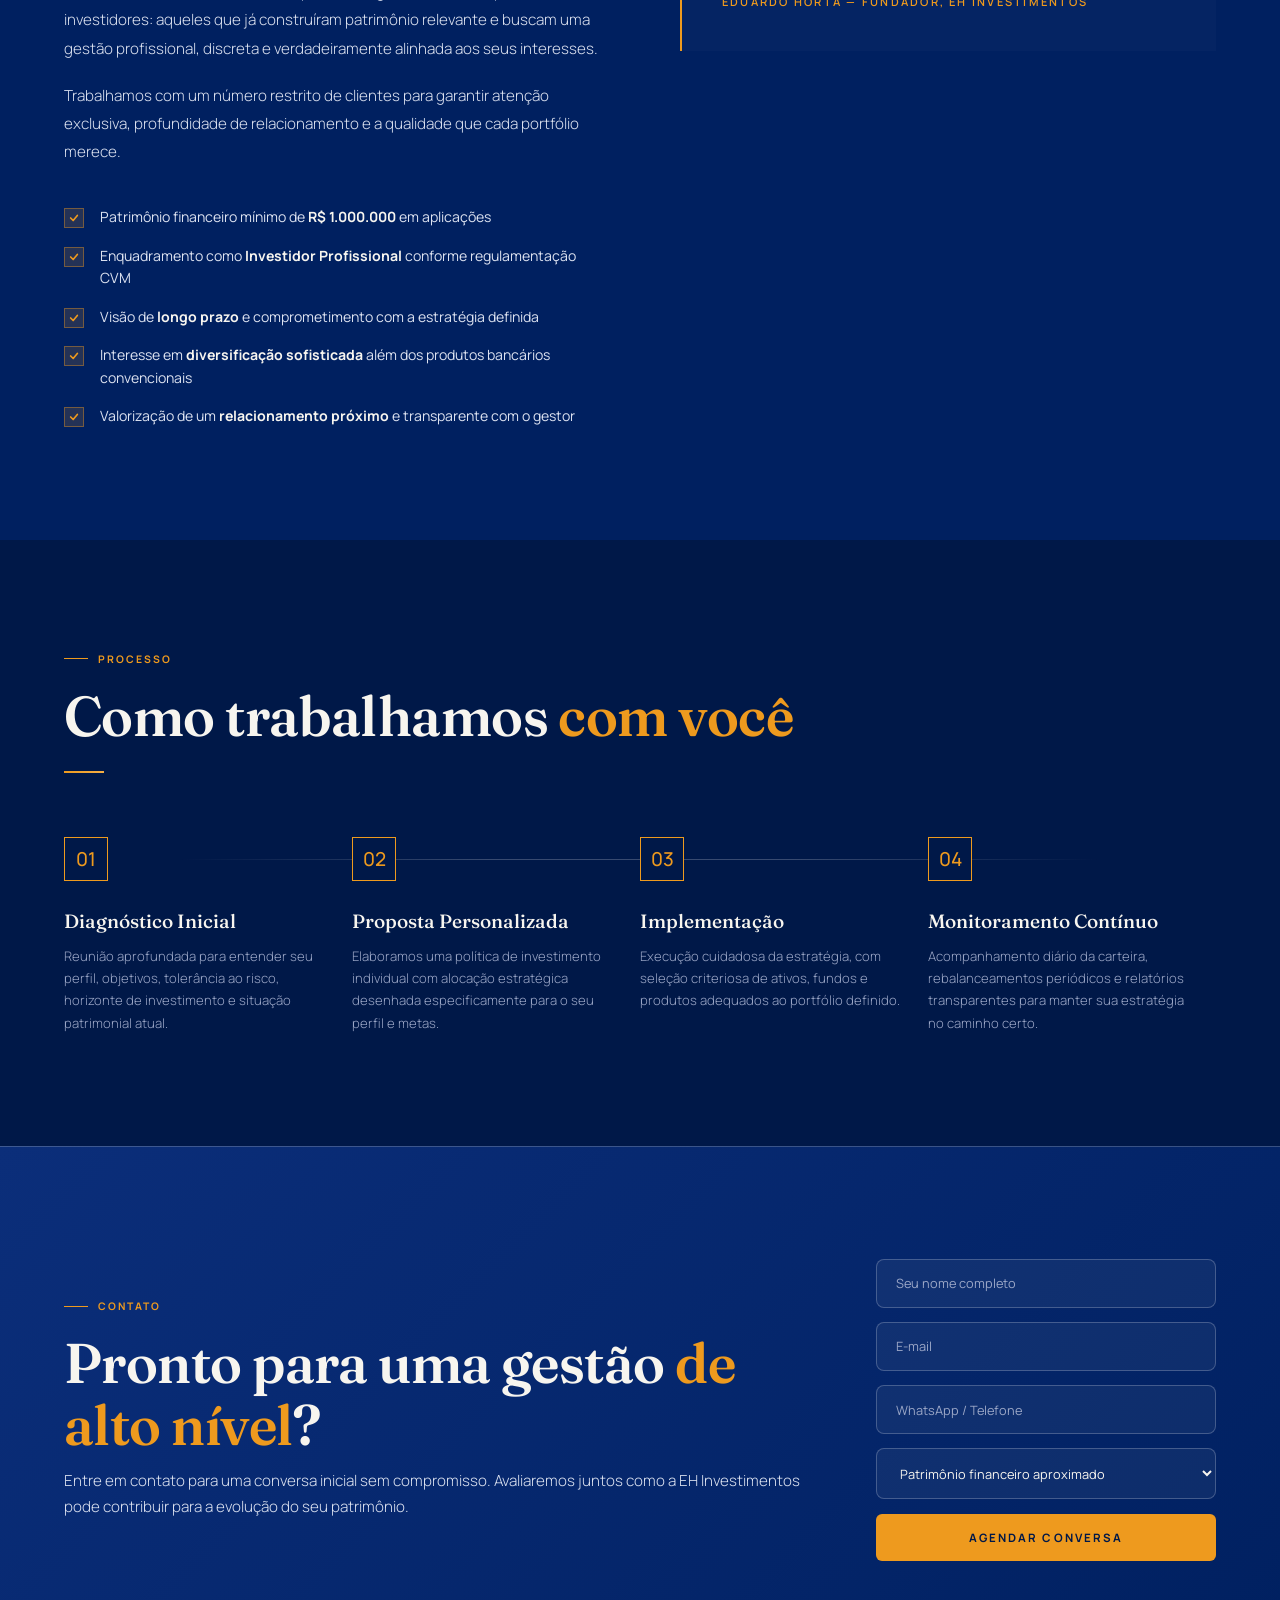
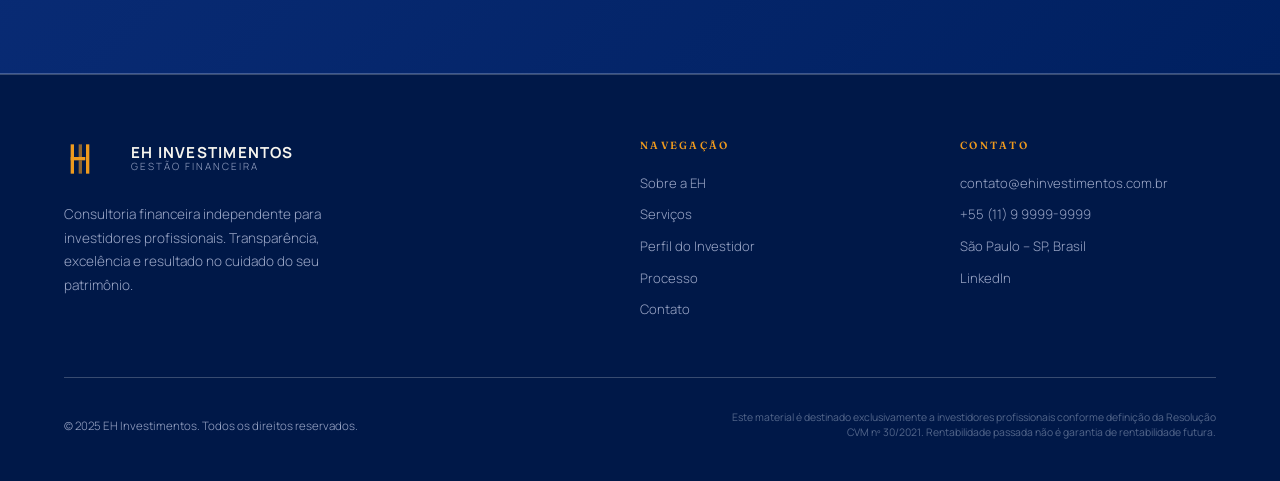
<file: eh-investimentos.html>
<!DOCTYPE html>
<html lang="pt-BR">
<head>
  <meta charset="UTF-8" />
  <meta name="viewport" content="width=device-width, initial-scale=1.0" />
  <title>EH Investimentos — Gestão Financeira</title>
  <link rel="preconnect" href="https://fonts.googleapis.com" />
  <link rel="preconnect" href="https://fonts.gstatic.com" crossorigin />
  <link href="https://fonts.googleapis.com/css2?family=Fraunces:opsz,wght@9..144,400;9..144,500;9..144,600;9..144,700&amp;family=Manrope:wght@300;400;500;600;700;800&amp;display=swap" rel="stylesheet" />
  <style>
    :root {
      --navy:       #002060;
      --navy-dark:  #001848;
      --navy-mid:   #0B2E7A;
      --gold:       #EE9A1E;
      --gold-light: #F4AE45;
      --gold-pale:  #F7C46E;
      --white:      #FFFFFF;
      --gray:       #8A9BB8;
      --gray-light: #C8D4E8;
      --border:     rgba(238, 154, 30, 0.25);
    }

    *, *::before, *::after { box-sizing: border-box; margin: 0; padding: 0; }

    html { scroll-behavior: smooth; }

    body {
      font-family: 'Manrope', sans-serif;
      background: var(--navy-dark);
      color: var(--white);
      overflow-x: hidden;
    }

    /* ─── NOISE TEXTURE ─── */
    body::before {
      content: '';
      position: fixed;
      inset: 0;
      background-image: url("data:image/svg+xml,%3Csvg viewBox='0 0 256 256' xmlns='http://www.w3.org/2000/svg'%3E%3Cfilter id='n'%3E%3CfeTurbulence type='fractalNoise' baseFrequency='0.9' numOctaves='4' stitchTiles='stitch'/%3E%3C/filter%3E%3Crect width='100%25' height='100%25' filter='url(%23n)' opacity='0.04'/%3E%3C/svg%3E");
      pointer-events: none;
      z-index: 1000;
      opacity: 0.35;
    }

    /* ─── NAV ─── */
    nav {
      position: fixed;
      top: 0; left: 0; right: 0;
      z-index: 900;
      display: flex;
      align-items: center;
      justify-content: space-between;
      padding: 1.4rem 5vw;
      background: rgba(8, 21, 55, 0.85);
      backdrop-filter: blur(18px);
      border-bottom: 1px solid var(--border);
      transition: padding 0.3s;
    }

    .nav-logo {
      display: flex;
      align-items: center;
      gap: 0.9rem;
      text-decoration: none;
    }

    .nav-logo-icon {
      width: 36px;
      height: 36px;
      flex-shrink: 0;
    }

    .nav-logo-text {
      display: flex;
      flex-direction: column;
      line-height: 1.1;
    }

    .nav-logo-text span:first-child {
      font-family: 'Manrope', sans-serif;
      font-weight: 700;
      font-size: 0.95rem;
      letter-spacing: 0.08em;
      color: var(--white);
    }

    .nav-logo-text span:last-child {
      font-family: 'Manrope', sans-serif;
      font-weight: 300;
      font-size: 0.62rem;
      letter-spacing: 0.2em;
      color: var(--gray);
      text-transform: uppercase;
    }

    .nav-links {
      display: flex;
      gap: 2.5rem;
      list-style: none;
    }

    .nav-links a {
      font-size: 0.72rem;
      font-weight: 500;
      letter-spacing: 0.18em;
      text-transform: uppercase;
      color: var(--gray-light);
      text-decoration: none;
      transition: color 0.2s;
      position: relative;
    }

    .nav-links a::after {
      content: '';
      position: absolute;
      bottom: -4px; left: 0; right: 0;
      height: 1px;
      background: var(--gold);
      transform: scaleX(0);
      transition: transform 0.2s;
    }

    .nav-links a:hover { color: var(--white); }
    .nav-links a:hover::after { transform: scaleX(1); }

    .nav-cta {
      font-size: 0.7rem;
      font-weight: 600;
      letter-spacing: 0.14em;
      text-transform: uppercase;
      color: var(--navy-dark);
      background: var(--gold);
      padding: 0.65rem 1.5rem;
      text-decoration: none;
      transition: background 0.2s, transform 0.2s;
    }

    .nav-cta:hover { background: var(--gold-light); transform: translateY(-1px); }

    /* ─── HERO ─── */
    #hero {
      min-height: 100vh;
      display: flex;
      flex-direction: column;
      justify-content: center;
      padding: 10rem 5vw 6rem;
      position: relative;
      overflow: hidden;
    }

    .hero-bg {
      position: absolute;
      inset: 0;
      background:
        radial-gradient(ellipse 80% 60% at 70% 50%, rgba(18, 36, 96, 0.9) 0%, transparent 70%),
        radial-gradient(ellipse 40% 40% at 15% 80%, rgba(238, 154, 30, 0.12) 0%, transparent 60%),
        linear-gradient(160deg, var(--navy-dark) 0%, var(--navy) 50%, var(--navy-dark) 100%);
    }

    .hero-lines {
      position: absolute;
      inset: 0;
      overflow: hidden;
      pointer-events: none;
    }

    .hero-lines::before,
    .hero-lines::after {
      content: '';
      position: absolute;
      border: 1px solid rgba(238, 154, 30, 0.1);
    }

    .hero-lines::before {
      width: 500px; height: 500px;
      border-radius: 50%;
      top: -100px; right: -100px;
      animation: rotateSlow 40s linear infinite;
    }

    .hero-lines::after {
      width: 300px; height: 300px;
      border-radius: 50%;
      bottom: 5%; right: 5%;
      border-color: rgba(238, 154, 30, 0.06);
      animation: rotateSlow 60s linear infinite reverse;
    }

    @keyframes rotateSlow {
      to { transform: rotate(360deg); }
    }

    .hero-content {
      position: relative;
      z-index: 2;
      max-width: 780px;
      animation: fadeUp 1s ease both;
    }

    @keyframes fadeUp {
      from { opacity: 0; transform: translateY(30px); }
      to   { opacity: 1; transform: translateY(0); }
    }

    .hero-tag {
      display: inline-flex;
      align-items: center;
      gap: 0.6rem;
      font-size: 0.65rem;
      font-weight: 600;
      letter-spacing: 0.28em;
      text-transform: uppercase;
      color: var(--gold);
      margin-bottom: 2rem;
      animation: fadeUp 1s 0.1s ease both;
    }

    .hero-tag::before {
      content: '';
      display: block;
      width: 32px;
      height: 1px;
      background: var(--gold);
    }

    h1 {
      font-family: 'Fraunces', serif;
      font-weight: 300;
      font-size: clamp(3rem, 7vw, 5.5rem);
      line-height: 1.05;
      letter-spacing: -0.01em;
      margin-bottom: 1.8rem;
      animation: fadeUp 1s 0.2s ease both;
    }

    h1 em {
      font-style: italic;
      color: var(--gold-light);
    }

    .hero-desc {
      font-size: 1rem;
      font-weight: 300;
      line-height: 1.8;
      color: var(--gray-light);
      max-width: 520px;
      margin-bottom: 3rem;
      animation: fadeUp 1s 0.35s ease both;
    }

    .hero-actions {
      display: flex;
      gap: 1.2rem;
      align-items: center;
      flex-wrap: wrap;
      animation: fadeUp 1s 0.5s ease both;
    }

    .btn-primary {
      display: inline-block;
      background: var(--gold);
      color: var(--navy-dark);
      font-size: 0.72rem;
      font-weight: 700;
      letter-spacing: 0.18em;
      text-transform: uppercase;
      padding: 1rem 2.2rem;
      text-decoration: none;
      transition: background 0.2s, transform 0.2s, box-shadow 0.2s;
      box-shadow: 0 0 0 0 rgba(238,154,30,0.4);
    }

    .btn-primary:hover {
      background: var(--gold-light);
      transform: translateY(-2px);
      box-shadow: 0 8px 30px rgba(238,154,30,0.3);
    }

    .btn-ghost {
      display: inline-flex;
      align-items: center;
      gap: 0.6rem;
      color: var(--gray-light);
      font-size: 0.72rem;
      font-weight: 500;
      letter-spacing: 0.12em;
      text-transform: uppercase;
      text-decoration: none;
      transition: color 0.2s;
    }

    .btn-ghost svg { transition: transform 0.2s; }
    .btn-ghost:hover { color: var(--white); }
    .btn-ghost:hover svg { transform: translateX(4px); }

    .hero-stat-row {
      position: absolute;
      bottom: 4rem; left: 5vw; right: 5vw;
      display: grid;
      grid-template-columns: repeat(3, 1fr);
      max-width: 600px;
      border-top: 1px solid var(--border);
      padding-top: 2rem;
      z-index: 2;
      animation: fadeUp 1s 0.7s ease both;
    }

    .hero-stat { padding-right: 2rem; }

    .hero-stat-num {
      font-family: 'Fraunces', serif;
      font-size: 2.4rem;
      font-weight: 500;
      color: var(--gold-light);
      line-height: 1;
    }

    .hero-stat-num sup {
      font-size: 1rem;
      vertical-align: super;
    }

    .hero-stat-label {
      font-size: 0.65rem;
      font-weight: 500;
      letter-spacing: 0.12em;
      text-transform: uppercase;
      color: var(--gray);
      margin-top: 0.4rem;
    }

    /* ─── SECTIONS ─── */
    section { padding: 7rem 5vw; }

    .section-tag {
      font-size: 0.65rem;
      font-weight: 600;
      letter-spacing: 0.28em;
      text-transform: uppercase;
      color: var(--gold);
      display: flex;
      align-items: center;
      gap: 0.6rem;
      margin-bottom: 1.2rem;
    }

    .section-tag::before {
      content: '';
      display: block;
      width: 24px;
      height: 1px;
      background: var(--gold);
    }

    h2 {
      font-family: 'Fraunces', serif;
      font-weight: 300;
      font-size: clamp(2.2rem, 4.5vw, 3.5rem);
      line-height: 1.1;
      margin-bottom: 1.5rem;
    }

    h2 em { font-style: italic; color: var(--gold-light); }

    /* ─── ABOUT ─── */
    #sobre {
      background: var(--navy);
      position: relative;
      overflow: hidden;
    }

    #sobre::before {
      content: '';
      position: absolute;
      right: -200px; top: -200px;
      width: 600px; height: 600px;
      border-radius: 50%;
      background: radial-gradient(circle, rgba(238,154,30,0.06) 0%, transparent 70%);
      pointer-events: none;
    }

    .sobre-grid {
      display: grid;
      grid-template-columns: 1fr 1fr;
      gap: 6rem;
      align-items: center;
      position: relative;
      z-index: 1;
    }

    .sobre-text p {
      font-size: 0.95rem;
      font-weight: 300;
      line-height: 1.85;
      color: var(--gray-light);
      margin-bottom: 1.2rem;
    }

    .sobre-text p strong {
      color: var(--white);
      font-weight: 500;
    }

    .sobre-card {
      background: rgba(255,255,255,0.03);
      border: 1px solid var(--border);
      padding: 3rem;
      position: relative;
    }

    .sobre-card::before {
      content: '';
      position: absolute;
      top: 0; left: 0;
      width: 3px; height: 60px;
      background: linear-gradient(to bottom, var(--gold), transparent);
    }

    .founder-name {
      font-family: 'Fraunces', serif;
      font-size: 2rem;
      font-weight: 400;
      margin-bottom: 0.3rem;
    }

    .founder-title {
      font-size: 0.68rem;
      font-weight: 500;
      letter-spacing: 0.22em;
      text-transform: uppercase;
      color: var(--gold);
      margin-bottom: 2rem;
    }

    .founder-bio {
      font-size: 0.9rem;
      line-height: 1.75;
      color: var(--gray-light);
      font-weight: 300;
      border-top: 1px solid var(--border);
      padding-top: 1.5rem;
    }

    /* ─── SERVICES ─── */
    #servicos { background: var(--navy-dark); }

    .services-header {
      max-width: 600px;
      margin-bottom: 4rem;
    }

    .services-header p {
      font-size: 0.95rem;
      line-height: 1.8;
      color: var(--gray-light);
      font-weight: 300;
    }

    .services-grid {
      display: grid;
      grid-template-columns: repeat(3, 1fr);
      gap: 1px;
      background: var(--border);
      border: 1px solid var(--border);
    }

    .service-card {
      background: var(--navy-dark);
      padding: 2.8rem 2.2rem;
      position: relative;
      overflow: hidden;
      transition: background 0.3s;
      cursor: default;
    }

    .service-card::after {
      content: '';
      position: absolute;
      bottom: 0; left: 0; right: 0;
      height: 2px;
      background: linear-gradient(to right, var(--gold), var(--gold-light));
      transform: scaleX(0);
      transition: transform 0.3s;
      transform-origin: left;
    }

    .service-card:hover { background: rgba(18,36,96,0.7); }
    .service-card:hover::after { transform: scaleX(1); }

    .service-icon {
      width: 44px;
      height: 44px;
      border: 1px solid var(--border);
      display: flex;
      align-items: center;
      justify-content: center;
      margin-bottom: 1.8rem;
      color: var(--gold);
      transition: background 0.3s, border-color 0.3s;
    }

    .service-card:hover .service-icon {
      background: rgba(238,154,30,0.1);
      border-color: var(--gold);
    }

    .service-num {
      position: absolute;
      top: 2.2rem; right: 2.2rem;
      font-family: 'Fraunces', serif;
      font-size: 3rem;
      font-weight: 300;
      color: rgba(255,255,255,0.04);
      line-height: 1;
      transition: color 0.3s;
    }

    .service-card:hover .service-num { color: rgba(238,154,30,0.08); }

    .service-title {
      font-family: 'Fraunces', serif;
      font-size: 1.4rem;
      font-weight: 500;
      margin-bottom: 1rem;
    }

    .service-desc {
      font-size: 0.85rem;
      line-height: 1.75;
      color: var(--gray);
      font-weight: 300;
    }

    /* ─── PERFIL DO INVESTIDOR ─── */
    #perfil {
      background: var(--navy);
      position: relative;
    }

    .perfil-inner {
      display: grid;
      grid-template-columns: 1fr 1fr;
      gap: 5rem;
      align-items: start;
    }

    .perfil-text p {
      font-size: 0.95rem;
      line-height: 1.85;
      color: var(--gray-light);
      font-weight: 300;
      margin-bottom: 1.2rem;
    }

    .requisitos {
      list-style: none;
      margin-top: 2.5rem;
      display: flex;
      flex-direction: column;
      gap: 1rem;
    }

    .requisitos li {
      display: flex;
      align-items: flex-start;
      gap: 1rem;
      font-size: 0.88rem;
      color: var(--gray-light);
      line-height: 1.6;
    }

    .requisito-icon {
      flex-shrink: 0;
      width: 20px;
      height: 20px;
      background: rgba(238,154,30,0.15);
      border: 1px solid rgba(238,154,30,0.4);
      display: flex;
      align-items: center;
      justify-content: center;
      margin-top: 2px;
    }

    .requisito-icon svg { color: var(--gold); }

    .perfil-quote {
      border-left: 2px solid var(--gold);
      padding: 2.5rem 2.5rem;
      background: rgba(255,255,255,0.02);
      position: sticky;
      top: 120px;
    }

    .perfil-quote blockquote {
      font-family: 'Fraunces', serif;
      font-size: 1.6rem;
      font-weight: 300;
      line-height: 1.5;
      font-style: italic;
      color: var(--gray-light);
      margin-bottom: 1.5rem;
    }

    .perfil-quote cite {
      font-size: 0.7rem;
      font-weight: 600;
      letter-spacing: 0.2em;
      text-transform: uppercase;
      color: var(--gold);
      font-style: normal;
    }

    /* ─── PROCESSO ─── */
    #processo { background: var(--navy-dark); }

    .processo-steps {
      display: grid;
      grid-template-columns: repeat(4, 1fr);
      gap: 0;
      margin-top: 4rem;
      position: relative;
    }

    .processo-steps::before {
      content: '';
      position: absolute;
      top: 22px; left: 10%; right: 10%;
      height: 1px;
      background: linear-gradient(to right, transparent, var(--border), var(--border), transparent);
    }

    .step {
      padding: 0 1.5rem 0 0;
      position: relative;
    }

    .step-dot {
      width: 44px;
      height: 44px;
      border: 1px solid var(--gold);
      background: var(--navy-dark);
      display: flex;
      align-items: center;
      justify-content: center;
      margin-bottom: 1.8rem;
      position: relative;
      z-index: 1;
      color: var(--gold);
      font-family: 'Fraunces', serif;
      font-size: 1.2rem;
      font-weight: 500;
      transition: background 0.3s;
    }

    .step:hover .step-dot {
      background: rgba(238,154,30,0.15);
    }

    .step-title {
      font-family: 'Fraunces', serif;
      font-size: 1.2rem;
      font-weight: 500;
      margin-bottom: 0.7rem;
    }

    .step-desc {
      font-size: 0.82rem;
      line-height: 1.7;
      color: var(--gray);
      font-weight: 300;
    }

    /* ─── CTA BAND ─── */
    #contato {
      background: linear-gradient(135deg, var(--navy-mid) 0%, var(--navy) 100%);
      border-top: 1px solid var(--border);
      border-bottom: 1px solid var(--border);
    }

    .cta-inner {
      display: grid;
      grid-template-columns: 1fr auto;
      gap: 4rem;
      align-items: center;
    }

    .cta-text h2 { margin-bottom: 0.8rem; }

    .cta-text p {
      font-size: 0.95rem;
      color: var(--gray-light);
      font-weight: 300;
      line-height: 1.7;
    }

    .cta-form {
      display: flex;
      flex-direction: column;
      gap: 0.9rem;
      min-width: 340px;
    }

    .form-input {
      background: rgba(255,255,255,0.05);
      border: 1px solid var(--border);
      color: var(--white);
      font-family: 'Manrope', sans-serif;
      font-size: 0.8rem;
      padding: 0.9rem 1.2rem;
      outline: none;
      transition: border-color 0.2s, background 0.2s;
      width: 100%;
    }

    .form-input::placeholder { color: var(--gray); }
    .form-input:focus {
      border-color: var(--gold);
      background: rgba(238,154,30,0.05);
    }

    .form-input option { background: var(--navy); }

    /* ─── FOOTER ─── */
    footer {
      background: var(--navy-dark);
      border-top: 1px solid var(--border);
      padding: 4rem 5vw 2.5rem;
    }

    .footer-top {
      display: grid;
      grid-template-columns: 2fr 1fr 1fr;
      gap: 4rem;
      padding-bottom: 3rem;
      border-bottom: 1px solid var(--border);
      margin-bottom: 2rem;
    }

    .footer-brand p {
      font-size: 0.85rem;
      line-height: 1.75;
      color: var(--gray);
      font-weight: 300;
      margin-top: 1.2rem;
      max-width: 300px;
    }

    .footer-col h4 {
      font-size: 0.65rem;
      font-weight: 600;
      letter-spacing: 0.22em;
      text-transform: uppercase;
      color: var(--gold);
      margin-bottom: 1.2rem;
    }

    .footer-col ul { list-style: none; }

    .footer-col ul li {
      margin-bottom: 0.6rem;
    }

    .footer-col ul li a {
      font-size: 0.82rem;
      color: var(--gray);
      text-decoration: none;
      font-weight: 300;
      transition: color 0.2s;
    }

    .footer-col ul li a:hover { color: var(--white); }

    .footer-bottom {
      display: flex;
      justify-content: space-between;
      align-items: center;
    }

    .footer-copy {
      font-size: 0.72rem;
      color: var(--gray);
      font-weight: 300;
    }

    .footer-disclaimer {
      font-size: 0.65rem;
      color: rgba(138,155,184,0.6);
      max-width: 500px;
      text-align: right;
      line-height: 1.5;
    }

    /* ─── DIVIDER ─── */
    .gold-divider {
      width: 40px;
      height: 2px;
      background: linear-gradient(to right, var(--gold), var(--gold-light));
      margin: 1.5rem 0;
    }

    /* ─── SCROLL ANIMATIONS ─── */
    .reveal {
      opacity: 0;
      transform: translateY(24px);
      transition: opacity 0.7s ease, transform 0.7s ease;
    }

    .reveal.visible {
      opacity: 1;
      transform: none;
    }

    /* ─── RESPONSIVE ─── */
    @media (max-width: 960px) {
      .sobre-grid,
      .perfil-inner,
      .cta-inner { grid-template-columns: 1fr; gap: 3rem; }

      .services-grid { grid-template-columns: 1fr 1fr; }

      .processo-steps { grid-template-columns: 1fr 1fr; gap: 2.5rem; }
      .processo-steps::before { display: none; }

      .footer-top { grid-template-columns: 1fr; gap: 2.5rem; }
      .footer-disclaimer { text-align: left; }
      .footer-bottom { flex-direction: column; gap: 1rem; align-items: flex-start; }

      .nav-links { display: none; }
      .cta-form { min-width: auto; }
      .perfil-quote { position: static; }
    }

    @media (max-width: 600px) {
      .services-grid { grid-template-columns: 1fr; }
      .processo-steps { grid-template-columns: 1fr; }
      .hero-stat-row { grid-template-columns: 1fr; gap: 1.5rem; position: static; margin-top: 3rem; }
    }
  </style>
  <link rel="stylesheet" href="eh-tema.css" />
</head>
<body>

  <!-- NAV -->
  <nav id="navbar">
    <a href="#hero" class="nav-logo">
      <!-- Inline SVG replicating the EH icon -->
      <svg class="nav-logo-icon" viewBox="0 0 60 60" fill="none" xmlns="http://www.w3.org/2000/svg">
        <rect x="10" y="8" width="5" height="44" fill="#EE9A1E"/>
        <rect x="10" y="27" width="22" height="5" fill="#EE9A1E"/>
        <rect x="33" y="8" width="5" height="44" fill="#EE9A1E"/>
        <rect x="22" y="8" width="5" height="20" fill="#EE9A1E" opacity="0.6"/>
        <rect x="22" y="32" width="5" height="20" fill="#EE9A1E" opacity="0.6"/>
      </svg>
      <div class="nav-logo-text">
        <span>EH INVESTIMENTOS</span>
        <span>Gestão Financeira</span>
      </div>
    </a>
    <ul class="nav-links">
      <li><a href="#sobre">Sobre</a></li>
      <li><a href="#servicos">Serviços</a></li>
      <li><a href="#perfil">Perfil</a></li>
      <li><a href="#processo">Processo</a></li>
    </ul>
    <a href="#contato" class="nav-cta">Fale Conosco</a>
  </nav>

  <!-- HERO -->
  <section id="hero">
    <div class="hero-bg"></div>
    <div class="hero-lines"></div>
    <div class="hero-content">
      <div class="hero-tag">Gestão Financeira de Alta Performance</div>
      <h1>
        Patrimônio gerido com<br/>
        <em>precisão e excelência</em>
      </h1>
      <p class="hero-desc">
        A EH Investimentos oferece consultoria financeira personalizada para investidores profissionais, com estratégias sofisticadas e acompanhamento dedicado para preservar e multiplicar seu patrimônio.
      </p>
      <div class="hero-actions">
        <a href="#contato" class="btn-primary">Iniciar Conversa</a>
        <a href="#sobre" class="btn-ghost">
          Conhecer a EH
          <svg width="16" height="16" viewBox="0 0 16 16" fill="none">
            <path d="M3 8h10M9 4l4 4-4 4" stroke="currentColor" stroke-width="1.5" stroke-linecap="round" stroke-linejoin="round"/>
          </svg>
        </a>
      </div>
    </div>
    <div class="hero-stat-row">
      <div class="hero-stat">
        <div class="hero-stat-num">10<sup>+</sup></div>
        <div class="hero-stat-label">Anos de Experiência</div>
      </div>
      <div class="hero-stat">
        <div class="hero-stat-num">R$1M<sup>+</sup></div>
        <div class="hero-stat-label">Patrimônio Mínimo</div>
      </div>
      <div class="hero-stat">
        <div class="hero-stat-num">100%</div>
        <div class="hero-stat-label">Independência</div>
      </div>
    </div>
  </section>

  <!-- SOBRE -->
  <section id="sobre">
    <div class="sobre-grid reveal">
      <div class="sobre-text">
        <div class="section-tag">Sobre Nós</div>
        <h2>Uma firma fundada na <em>confiança e resultado</em></h2>
        <div class="gold-divider"></div>
        <p>
          A <strong>EH Investimentos</strong> nasceu da convicção de que investidores de alto patrimônio merecem uma gestão verdadeiramente independente, sem conflitos de interesse e com total transparência.
        </p>
        <p>
          Atuamos exclusivamente com <strong>investidores profissionais</strong> — aqueles que possuem mais de R$ 1 milhão em aplicações financeiras — oferecendo acesso a estratégias e produtos de investimento normalmente reservados às grandes fortunas.
        </p>
        <p>
          Nossa abordagem combina análise rigorosa de mercado, planejamento patrimonial de longo prazo e relacionamento próximo com cada cliente, garantindo decisões alinhadas aos seus objetivos e ao seu perfil de risco.
        </p>
      </div>
      <div class="sobre-card reveal">
        <div class="founder-name">Eduardo Horta</div>
        <div class="founder-title">Fundador & Gestor Principal</div>
        <p class="founder-bio">
          Com mais de 10 anos de experiência no mercado financeiro brasileiro, Eduardo Horta construiu uma trajetória sólida em gestão de patrimônio, análise de investimentos e planejamento financeiro para clientes de alta renda. Sua expertise atravessa renda fixa, renda variável, fundos alternativos e ativos internacionais, sempre com foco na preservação e crescimento sustentável do capital.
        </p>
      </div>
    </div>
  </section>

  <!-- SERVIÇOS -->
  <section id="servicos">
    <div class="services-header reveal">
      <div class="section-tag">Serviços</div>
      <h2>Soluções completas para o seu <em>patrimônio</em></h2>
      <p>Cada serviço é estruturado para atender às demandas específicas de quem possui patrimônio significativo e busca maximizar seus resultados com responsabilidade.</p>
    </div>
    <div class="services-grid reveal">
      <div class="service-card">
        <span class="service-num">01</span>
        <div class="service-icon">
          <svg width="20" height="20" viewBox="0 0 24 24" fill="none" stroke="currentColor" stroke-width="1.5" stroke-linecap="round" stroke-linejoin="round">
            <path d="M12 2L2 7l10 5 10-5-10-5zM2 17l10 5 10-5M2 12l10 5 10-5"/>
          </svg>
        </div>
        <div class="service-title">Gestão de Carteiras</div>
        <p class="service-desc">Construção e monitoramento de portfólios diversificados, com alocação estratégica entre classes de ativos nacionais e internacionais, ajustada ao seu perfil e objetivos.</p>
      </div>
      <div class="service-card">
        <span class="service-num">02</span>
        <div class="service-icon">
          <svg width="20" height="20" viewBox="0 0 24 24" fill="none" stroke="currentColor" stroke-width="1.5" stroke-linecap="round" stroke-linejoin="round">
            <path d="M3 3v18h18"/>
            <path d="M7 16l4-4 4 4 5-5"/>
          </svg>
        </div>
        <div class="service-title">Planejamento Patrimonial</div>
        <p class="service-desc">Estratégias de longo prazo para preservação, crescimento e sucessão do patrimônio, considerando aspectos fiscais, jurídicos e as particularidades da sua família.</p>
      </div>
      <div class="service-card">
        <span class="service-num">03</span>
        <div class="service-icon">
          <svg width="20" height="20" viewBox="0 0 24 24" fill="none" stroke="currentColor" stroke-width="1.5" stroke-linecap="round" stroke-linejoin="round">
            <circle cx="12" cy="12" r="10"/>
            <path d="M12 6v6l4 2"/>
          </svg>
        </div>
        <div class="service-title">Assessoria em Renda Fixa</div>
        <p class="service-desc">Acesso a títulos privados, debêntures, CRIs, CRAs e instrumentos de crédito estruturado com análise criteriosa de risco e retorno para proteger e rentabilizar o capital.</p>
      </div>
      <div class="service-card">
        <span class="service-num">04</span>
        <div class="service-icon">
          <svg width="20" height="20" viewBox="0 0 24 24" fill="none" stroke="currentColor" stroke-width="1.5" stroke-linecap="round" stroke-linejoin="round">
            <path d="M22 12h-4l-3 9L9 3l-3 9H2"/>
          </svg>
        </div>
        <div class="service-title">Acesso a Ativos Alternativos</div>
        <p class="service-desc">Fundos exclusivos, private equity, venture capital e investimentos no exterior — soluções sofisticadas normalmente inacessíveis ao investidor comum.</p>
      </div>
      <div class="service-card">
        <span class="service-num">05</span>
        <div class="service-icon">
          <svg width="20" height="20" viewBox="0 0 24 24" fill="none" stroke="currentColor" stroke-width="1.5" stroke-linecap="round" stroke-linejoin="round">
            <path d="M17 21v-2a4 4 0 00-4-4H5a4 4 0 00-4 4v2"/>
            <circle cx="9" cy="7" r="4"/>
            <path d="M23 21v-2a4 4 0 00-3-3.87"/>
            <path d="M16 3.13a4 4 0 010 7.75"/>
          </svg>
        </div>
        <div class="service-title">Consultoria Personalizada</div>
        <p class="service-desc">Relacionamento direto com Eduardo Horta, sem intermediários. Análises, relatórios periódicos e reuniões regulares para manter sua estratégia sempre alinhada ao cenário.</p>
      </div>
      <div class="service-card">
        <span class="service-num">06</span>
        <div class="service-icon">
          <svg width="20" height="20" viewBox="0 0 24 24" fill="none" stroke="currentColor" stroke-width="1.5" stroke-linecap="round" stroke-linejoin="round">
            <rect x="1" y="4" width="22" height="16" rx="2" ry="2"/>
            <path d="M1 10h22"/>
          </svg>
        </div>
        <div class="service-title">Gestão Fiscal e Tributária</div>
        <p class="service-desc">Orientação sobre estruturação eficiente de investimentos sob a ótica fiscal, minimizando a carga tributária dentro dos limites legais e maximizando o retorno líquido.</p>
      </div>
    </div>
  </section>

  <!-- PERFIL DO INVESTIDOR -->
  <section id="perfil">
    <div class="perfil-inner reveal">
      <div class="perfil-text">
        <div class="section-tag">Perfil do Investidor</div>
        <h2>Para quem buscamos <em>atuar</em></h2>
        <div class="gold-divider"></div>
        <p>
          A EH Investimentos foi desenhada para um segmento muito específico de investidores: aqueles que já construíram patrimônio relevante e buscam uma gestão profissional, discreta e verdadeiramente alinhada aos seus interesses.
        </p>
        <p>
          Trabalhamos com um número restrito de clientes para garantir atenção exclusiva, profundidade de relacionamento e a qualidade que cada portfólio merece.
        </p>
        <ul class="requisitos">
          <li>
            <div class="requisito-icon">
              <svg width="10" height="10" viewBox="0 0 12 12" fill="none" stroke="currentColor" stroke-width="2" stroke-linecap="round" stroke-linejoin="round">
                <polyline points="2 6 5 9 10 3"/>
              </svg>
            </div>
            <span>Patrimônio financeiro mínimo de <strong style="color:var(--white)">R$ 1.000.000</strong> em aplicações</span>
          </li>
          <li>
            <div class="requisito-icon">
              <svg width="10" height="10" viewBox="0 0 12 12" fill="none" stroke="currentColor" stroke-width="2" stroke-linecap="round" stroke-linejoin="round">
                <polyline points="2 6 5 9 10 3"/>
              </svg>
            </div>
            <span>Enquadramento como <strong style="color:var(--white)">Investidor Profissional</strong> conforme regulamentação CVM</span>
          </li>
          <li>
            <div class="requisito-icon">
              <svg width="10" height="10" viewBox="0 0 12 12" fill="none" stroke="currentColor" stroke-width="2" stroke-linecap="round" stroke-linejoin="round">
                <polyline points="2 6 5 9 10 3"/>
              </svg>
            </div>
            <span>Visão de <strong style="color:var(--white)">longo prazo</strong> e comprometimento com a estratégia definida</span>
          </li>
          <li>
            <div class="requisito-icon">
              <svg width="10" height="10" viewBox="0 0 12 12" fill="none" stroke="currentColor" stroke-width="2" stroke-linecap="round" stroke-linejoin="round">
                <polyline points="2 6 5 9 10 3"/>
              </svg>
            </div>
            <span>Interesse em <strong style="color:var(--white)">diversificação sofisticada</strong> além dos produtos bancários convencionais</span>
          </li>
          <li>
            <div class="requisito-icon">
              <svg width="10" height="10" viewBox="0 0 12 12" fill="none" stroke="currentColor" stroke-width="2" stroke-linecap="round" stroke-linejoin="round">
                <polyline points="2 6 5 9 10 3"/>
              </svg>
            </div>
            <span>Valorização de um <strong style="color:var(--white)">relacionamento próximo</strong> e transparente com o gestor</span>
          </li>
        </ul>
      </div>
      <div class="perfil-quote reveal">
        <blockquote>
          "Gerir patrimônio é muito mais do que escolher ativos. É compreender a história, os valores e os objetivos de vida de cada cliente."
        </blockquote>
        <cite>Eduardo Horta — Fundador, EH Investimentos</cite>
      </div>
    </div>
  </section>

  <!-- PROCESSO -->
  <section id="processo">
    <div class="section-tag reveal">Processo</div>
    <h2 class="reveal">Como trabalhamos <em>com você</em></h2>
    <div class="gold-divider reveal"></div>
    <div class="processo-steps reveal">
      <div class="step">
        <div class="step-dot">01</div>
        <div class="step-title">Diagnóstico Inicial</div>
        <p class="step-desc">Reunião aprofundada para entender seu perfil, objetivos, tolerância ao risco, horizonte de investimento e situação patrimonial atual.</p>
      </div>
      <div class="step">
        <div class="step-dot">02</div>
        <div class="step-title">Proposta Personalizada</div>
        <p class="step-desc">Elaboramos uma política de investimento individual com alocação estratégica desenhada especificamente para o seu perfil e metas.</p>
      </div>
      <div class="step">
        <div class="step-dot">03</div>
        <div class="step-title">Implementação</div>
        <p class="step-desc">Execução cuidadosa da estratégia, com seleção criteriosa de ativos, fundos e produtos adequados ao portfólio definido.</p>
      </div>
      <div class="step">
        <div class="step-dot">04</div>
        <div class="step-title">Monitoramento Contínuo</div>
        <p class="step-desc">Acompanhamento diário da carteira, rebalanceamentos periódicos e relatórios transparentes para manter sua estratégia no caminho certo.</p>
      </div>
    </div>
  </section>

  <!-- CONTATO / CTA -->
  <section id="contato">
    <div class="cta-inner reveal">
      <div class="cta-text">
        <div class="section-tag">Contato</div>
        <h2>Pronto para uma gestão <em>de alto nível</em>?</h2>
        <p>Entre em contato para uma conversa inicial sem compromisso. Avaliaremos juntos como a EH Investimentos pode contribuir para a evolução do seu patrimônio.</p>
      </div>
      <div class="cta-form">
        <input class="form-input" type="text" placeholder="Seu nome completo" />
        <input class="form-input" type="email" placeholder="E-mail" />
        <input class="form-input" type="tel" placeholder="WhatsApp / Telefone" />
        <select class="form-input">
          <option value="" disabled selected>Patrimônio financeiro aproximado</option>
          <option>R$ 1M – R$ 5M</option>
          <option>R$ 5M – R$ 20M</option>
          <option>R$ 20M – R$ 50M</option>
          <option>Acima de R$ 50M</option>
        </select>
        <button class="btn-primary" style="width:100%;cursor:pointer;border:none;font-family:'Manrope',sans-serif;" onclick="this.textContent='Mensagem enviada ✓';this.style.background='#5a9e5a';setTimeout(()=>{this.textContent='Agendar Conversa';this.style.background=''},3000)">
          Agendar Conversa
        </button>
      </div>
    </div>
  </section>

  <!-- FOOTER -->
  <footer>
    <div class="footer-top">
      <div class="footer-brand">
        <a href="#hero" class="nav-logo" style="display:inline-flex;">
          <svg width="40" height="40" viewBox="0 0 60 60" fill="none">
            <rect x="10" y="8" width="5" height="44" fill="#EE9A1E"/>
            <rect x="10" y="27" width="22" height="5" fill="#EE9A1E"/>
            <rect x="33" y="8" width="5" height="44" fill="#EE9A1E"/>
            <rect x="22" y="8" width="5" height="20" fill="#EE9A1E" opacity="0.6"/>
            <rect x="22" y="32" width="5" height="20" fill="#EE9A1E" opacity="0.6"/>
          </svg>
          <div class="nav-logo-text" style="margin-left:0.8rem;">
            <span>EH INVESTIMENTOS</span>
            <span>Gestão Financeira</span>
          </div>
        </a>
        <p>Consultoria financeira independente para investidores profissionais. Transparência, excelência e resultado no cuidado do seu patrimônio.</p>
      </div>
      <div class="footer-col">
        <h4>Navegação</h4>
        <ul>
          <li><a href="#sobre">Sobre a EH</a></li>
          <li><a href="#servicos">Serviços</a></li>
          <li><a href="#perfil">Perfil do Investidor</a></li>
          <li><a href="#processo">Processo</a></li>
          <li><a href="#contato">Contato</a></li>
        </ul>
      </div>
      <div class="footer-col">
        <h4>Contato</h4>
        <ul>
          <li><a href="mailto:contato@ehinvestimentos.com.br">contato@ehinvestimentos.com.br</a></li>
          <li><a href="tel:+5511999999999">+55 (11) 9 9999-9999</a></li>
          <li><a href="#">São Paulo – SP, Brasil</a></li>
          <li><a href="#">LinkedIn</a></li>
        </ul>
      </div>
    </div>
    <div class="footer-bottom">
      <p class="footer-copy">© 2025 EH Investimentos. Todos os direitos reservados.</p>
      <p class="footer-disclaimer">Este material é destinado exclusivamente a investidores profissionais conforme definição da Resolução CVM nº 30/2021. Rentabilidade passada não é garantia de rentabilidade futura.</p>
    </div>
  </footer>

  <script>
    // Scroll reveal
    const reveals = document.querySelectorAll('.reveal');
    const io = new IntersectionObserver((entries) => {
      entries.forEach(e => {
        if (e.isIntersecting) {
          e.target.classList.add('visible');
          io.unobserve(e.target);
        }
      });
    }, { threshold: 0.12 });
    reveals.forEach(r => io.observe(r));

    // Stagger children of services grid and steps
    document.querySelectorAll('.services-grid .service-card, .processo-steps .step').forEach((el, i) => {
      el.style.transitionDelay = (i * 0.08) + 's';
      el.classList.add('reveal');
      io.observe(el);
    });
  </script>

</body>
</html>
</file>
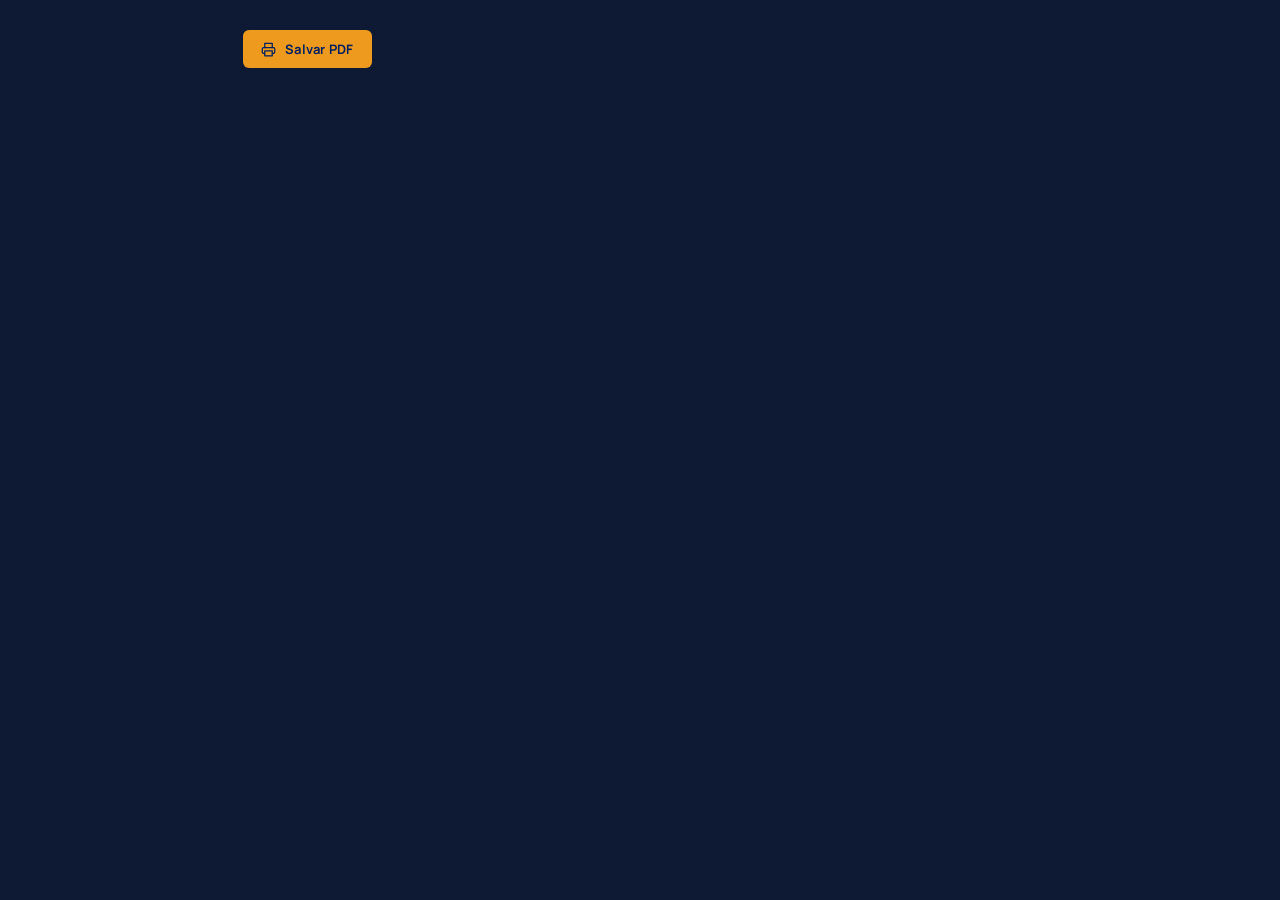
<file: tarefas-mensais/carta/carta_template.html>
<!DOCTYPE html>
<html lang="pt-BR">
<head>
<meta charset="UTF-8">
<meta name="viewport" content="width=device-width, initial-scale=1.0">
<title>Carta Mensal EH</title>
<link rel="preconnect" href="https://fonts.googleapis.com">
<link rel="preconnect" href="https://fonts.gstatic.com" crossorigin>
<link href="https://fonts.googleapis.com/css2?family=Fraunces:opsz,wght@9..144,400;9..144,500;9..144,600;9..144,700&family=Manrope:wght@300;400;500;600;700;800&display=swap" rel="stylesheet">
<!--
  Modelo da carta mensal da EH Investimentos (A4, uma página por folha).
  O conteúdo vem do objeto DADOS no fim do arquivo, que o carta_mensal.py preenche
  com os dados do mês (índices, gráficos) e os textos. A paginação é automática:
  o texto que não cabe numa página continua na seguinte.
-->
<style>
  :root{
    --navy:#002060; --navy-mid:#0B2E7A; --navy-deep:#001848;
    --amber:#EE9A1E; --amber-2:#F4AE45; --bronze:#92600D;
    --cream:#F7F5EF; --cream-2:#EFEBE1; --white:#FFFFFF;
    --ink:#2A3550; --ink-2:#42506E; --gray:#6C6D70; --gray-blue:#9AA6C6;
    --rule:rgba(0,32,96,0.12); --rule-soft:rgba(0,32,96,0.06);
    --pos:#1F7A4D; --neg:#B3261E;
    --pageW:794px; --pageH:1123px;
  }
  *{box-sizing:border-box;}
  html,body{margin:0;}
  body{background:#0E1A33;font-family:'Manrope',sans-serif;color:var(--ink);-webkit-font-smoothing:antialiased;padding:30px 16px 80px;}
  h1,h2,h3,h4,p{margin:0;}

  .toolbar{max-width:var(--pageW);margin:0 auto 20px;display:flex;align-items:center;gap:14px;color:#BFC7DE;font-size:13px;}
  .toolbar button{display:inline-flex;align-items:center;gap:9px;cursor:pointer;background:var(--amber);border:0;color:var(--navy);padding:10px 18px;border-radius:6px;font-weight:700;font-size:13px;font-family:inherit;letter-spacing:0.02em;}
  .toolbar button:hover{background:var(--amber-2);}
  .toolbar svg{width:15px;height:15px;}

  #stage{width:100%;}
  .page-wrap{position:relative;margin:0 auto 24px;}
  .page{width:var(--pageW);height:var(--pageH);background:var(--cream);position:absolute;top:0;left:0;transform-origin:top left;box-shadow:0 24px 70px rgba(0,0,0,0.45);overflow:hidden;display:flex;flex-direction:column;}

  /* ── cabeçalho e rodapé das páginas internas ── */
  .phead{flex:0 0 auto;padding:34px 54px 0;}
  .phead-row{display:flex;justify-content:space-between;align-items:center;}
  .lockup{display:flex;align-items:center;gap:10px;}
  .lockup img{height:24px;width:auto;display:block;}
  .lockup .nm{font-weight:800;font-size:11.5px;letter-spacing:0.14em;color:var(--navy);}
  .lockup .sub{font-weight:400;font-size:9.5px;letter-spacing:0.2em;color:var(--gray);}
  .phead-right{display:flex;align-items:center;gap:10px;}
  .pill{font-size:8.5px;letter-spacing:0.22em;font-weight:800;color:var(--navy);background:var(--amber);padding:5px 10px;border-radius:100px;white-space:nowrap;}
  .period{font-size:9px;letter-spacing:0.22em;color:var(--gray);font-weight:600;white-space:nowrap;}
  .phead-rule{height:1px;background:var(--rule);margin-top:13px;}
  .pbody{flex:1 1 auto;min-height:0;padding:26px 54px 0;display:flex;flex-direction:column;overflow:hidden;}
  .pfoot{flex:0 0 auto;margin:12px 54px 28px;display:flex;justify-content:space-between;align-items:center;border-top:1px solid var(--rule);padding-top:10px;font-size:8.5px;letter-spacing:0.16em;color:var(--gray);font-weight:600;}

  /* ── títulos de seção ── */
  .kicker{font-size:10px;letter-spacing:0.24em;color:var(--bronze);font-weight:700;text-transform:uppercase;}
  .sec-title{font-family:'Fraunces',serif;font-weight:600;font-size:31px;color:var(--navy);letter-spacing:-0.01em;line-height:1.06;margin-top:8px;}
  .sec-title .hl{color:var(--bronze);}
  .sec-title .cont{font-family:'Manrope',sans-serif;font-size:11px;letter-spacing:0.16em;color:var(--gray);font-weight:600;text-transform:uppercase;margin-left:10px;vertical-align:middle;}
  .accent{width:60px;height:2px;background:var(--amber);margin:14px 0 4px;flex:0 0 auto;}
  .sec-desc{font-size:13px;line-height:1.55;color:var(--ink-2);margin-top:12px;}

  /* ── texto corrido ── */
  .letter{margin-top:14px;font-size:13.6px;line-height:1.66;color:var(--ink);text-align:justify;hyphens:auto;}
  .letter p{margin:0 0 11px;text-wrap:pretty;}
  .letter strong{color:var(--navy);font-weight:700;}
  .letter.drop p:first-child::first-letter{font-family:'Fraunces',serif;font-size:3.1em;font-weight:600;color:var(--amber);float:left;line-height:0.82;padding:5px 8px 0 0;}

  /* ── gráficos ── */
  .chart-block{margin-top:18px;flex:0 0 auto;background:var(--white);border:1px solid rgba(0,32,96,0.10);border-radius:8px;padding:16px 18px 12px;position:relative;overflow:hidden;}
  .chart-block::before{content:"";position:absolute;top:0;left:0;right:0;height:3px;background:var(--amber);}
  .chart-title{font-size:9.5px;letter-spacing:0.2em;color:var(--bronze);font-weight:700;text-transform:uppercase;margin-bottom:10px;}
  .legend{display:flex;gap:18px;flex-wrap:wrap;margin-bottom:8px;}
  .legend .item{display:flex;align-items:center;gap:7px;font-size:11.5px;color:var(--ink-2);font-weight:600;white-space:nowrap;}
  .legend .item b{font-weight:700;}
  .legend .sw{width:18px;height:3px;border-radius:2px;}
  svg.chart{width:100%;height:auto;display:block;}
  .chart-note{font-size:9.5px;color:var(--gray);margin-top:6px;}

  /* ── tabelas ── */
  table.tab{width:100%;border-collapse:separate;border-spacing:0;font-size:12.5px;margin-top:18px;}
  table.tab thead th{background:var(--navy);color:#fff;font-size:8.5px;letter-spacing:0.14em;text-transform:uppercase;font-weight:700;text-align:right;padding:10px 12px;}
  table.tab thead th:first-child{text-align:left;border-radius:4px 0 0 4px;}
  table.tab thead th:last-child{border-radius:0 4px 4px 0;}
  table.tab thead th.hl{color:var(--amber);}
  table.tab tbody td{padding:11px 12px;border-bottom:1px solid var(--rule-soft);text-align:right;font-variant-numeric:tabular-nums;font-weight:600;color:var(--ink);}
  table.tab tbody td:first-child{text-align:left;}
  table.tab .name{font-weight:700;color:var(--navy);font-size:13px;}
  table.tab .sub{display:block;font-weight:500;font-size:9.5px;color:var(--gray);letter-spacing:0.03em;margin-top:2px;}
  table.tab .valor{font-family:'Fraunces',serif;font-size:15px;color:var(--navy);font-weight:600;}
  td.pos{color:var(--pos) !important;} td.neg{color:var(--neg) !important;} td.na{color:rgba(0,32,96,0.25) !important;}
  .tab-note{font-size:9.5px;color:var(--gray);margin-top:10px;}
  table.tab tr.grupo td{padding:14px 12px 5px;font-size:8.5px;letter-spacing:0.18em;text-transform:uppercase;color:var(--bronze);font-weight:700;border-bottom:1px solid var(--rule-strong, var(--rule-soft));}
  table.tab.compacta tbody td{padding:7px 10px;}
  table.tab.compacta thead th{padding:9px 10px;}
  table.tab.compacta .valor{font-size:14px;}

  /* ── indicadores em destaque (borda âmbar) ── */
  .kpis{display:grid;grid-template-columns:repeat(4,1fr);gap:14px;margin-top:14px;}
  .kpi{border-left:2px solid var(--amber);padding:4px 0 4px 12px;}
  .kpi .lab{font-size:8.5px;letter-spacing:0.18em;text-transform:uppercase;color:var(--bronze);font-weight:700;}
  .kpi .val{font-family:'Fraunces',serif;font-size:23px;color:var(--navy);font-weight:600;margin-top:5px;}
  .focus{margin-top:26px;}
  .focus .tab-note{margin-top:12px;}
  .focus h4{font-size:9.5px;letter-spacing:0.2em;text-transform:uppercase;color:var(--bronze);font-weight:700;}

  /* ── capa ── */
  .cover{padding:0;position:relative;}
  .cover .left{position:absolute;inset:0 42% 0 0;padding:44px 40px 44px 54px;display:flex;flex-direction:column;}
  .cover .right{position:absolute;top:0;right:0;bottom:0;width:42%;background:var(--navy);color:#fff;padding:44px 40px;display:flex;flex-direction:column;overflow:hidden;}
  .cover .right::before{content:"";position:absolute;top:0;left:0;right:0;height:8px;background:var(--amber);}
  .cover .ring{position:absolute;border-radius:50%;pointer-events:none;}
  .cover .ring.a{width:420px;height:420px;top:-170px;right:-170px;border:1px solid rgba(238,154,30,0.22);}
  .cover .ring.b{width:300px;height:300px;top:-110px;right:-110px;border:1px solid rgba(255,255,255,0.07);}
  .cover .wm{position:absolute;right:24px;top:300px;font-family:'Fraunces',serif;font-size:190px;font-weight:600;color:rgba(238,154,30,0.12);line-height:0.8;letter-spacing:-0.02em;}
  .cover .lockup img{height:38px;}
  .cover .lockup .nm{font-size:14px;}
  .cover .lockup .sub{font-size:9px;letter-spacing:0.3em;margin-top:5px;}
  .cover .lockup .txt{display:flex;flex-direction:column;line-height:1;}
  .cover .mid{margin-top:auto;margin-bottom:auto;}
  .cover .eyebrow{font-size:10.5px;letter-spacing:0.3em;color:var(--bronze);font-weight:700;margin-bottom:20px;text-transform:uppercase;}
  .cover h1{font-family:'Fraunces',serif;font-weight:600;font-size:66px;line-height:0.98;letter-spacing:-0.015em;color:var(--navy);}
  .cover h1 span{color:var(--bronze);}
  .cover .line{width:70px;height:2px;background:var(--amber);margin:28px 0 20px;}
  .cover .subtitle{font-size:13.5px;line-height:1.6;color:var(--ink-2);max-width:330px;}
  .cover .bottom{font-size:9px;letter-spacing:0.22em;color:var(--gray);font-weight:700;}
  .cover .ref-lab{font-size:9px;letter-spacing:0.24em;color:var(--amber);font-weight:700;position:relative;z-index:1;margin-top:40px;}
  .cover .ref-val{font-family:'Fraunces',serif;font-size:30px;font-weight:600;margin-top:6px;position:relative;z-index:1;}
  .cover .hl-list{margin-top:auto;position:relative;z-index:1;display:flex;flex-direction:column;gap:20px;}
  .cover .hl-item{border-left:2px solid rgba(238,154,30,0.6);padding-left:14px;}
  .cover .hl-lab{font-size:8.5px;letter-spacing:0.2em;color:#BFC7DE;font-weight:700;text-transform:uppercase;}
  .cover .hl-val{font-family:'Fraunces',serif;font-size:25px;font-weight:600;margin-top:4px;color:#fff;}
  .cover .hl-val.pos{color:#4CAF82;} .cover .hl-val.neg{color:#E05555;}

  /* ── encerramento ── */
  .disclaimer{margin-top:auto;padding-top:16px;font-size:9px;line-height:1.55;color:var(--gray);}

  @page{size:A4 portrait;margin:0;}
  @media print{
    body{background:#fff;padding:0;}
    .toolbar{display:none !important;}
    #stage{width:auto;}
    .page-wrap{width:auto !important;height:auto !important;margin:0 !important;position:static !important;}
    .page{position:relative !important;transform:none !important;box-shadow:none !important;break-after:page;page-break-after:always;-webkit-print-color-adjust:exact;print-color-adjust:exact;}
    .page-wrap:last-child .page{break-after:auto;page-break-after:auto;}
  }
</style>
</head>
<body>

<div class="toolbar">
  <button id="printBtn" type="button">
    <svg viewBox="0 0 24 24" fill="none" stroke="currentColor" stroke-width="2" stroke-linecap="round" stroke-linejoin="round"><path d="M6 9V2h12v7"/><path d="M6 18H4a2 2 0 0 1-2-2v-5a2 2 0 0 1 2-2h16a2 2 0 0 1 2 2v5a2 2 0 0 1-2 2h-2"/><rect x="6" y="14" width="12" height="8"/></svg>
    Salvar PDF
  </button>
  <span id="fname"></span>
</div>

<div id="stage"></div>

<script>
const DADOS = /*DADOS*/null;
const LOGO = /*LOGO*/"Logo_EH.png";

const CORES = ['#002060', '#EE9A1E', '#9AA6C6', '#0B2E7A', '#F4AE45'];
const MENOS = '−';

// ── formatação ─────────────────────────────────────────────────────────────
function pct(v, casas = 2, sinal = true) {
  if (v === null || v === undefined || isNaN(v)) return '—';
  const s = Math.abs(v).toFixed(casas).replace('.', ',');
  return (sinal ? (v > 0 ? '+ ' : v < 0 ? MENOS + ' ' : '') : (v < 0 ? MENOS + ' ' : '')) + s + '%';
}
function numero(v, casas = 0) {
  if (v === null || v === undefined || isNaN(v)) return '—';
  return v.toLocaleString('pt-BR', { minimumFractionDigits: casas, maximumFractionDigits: casas });
}
function esc(s) {
  return String(s ?? '').replace(/&/g, '&amp;').replace(/</g, '&lt;').replace(/>/g, '&gt;').replace(/"/g, '&quot;');
}
// **negrito** e quebras de parágrafo (linha em branco)
function paragrafos(texto) {
  return String(texto || '').split(/\n\s*\n/).map(p => p.trim()).filter(Boolean)
    .map(p => esc(p).replace(/\*\*(.+?)\*\*/g, '<strong>$1</strong>').replace(/\n/g, ' '));
}
function titulo(sec) {
  return esc(sec.titulo) + (sec.destaque ? ' <span class="hl">' + esc(sec.destaque) + '</span>' : '');
}

// ── gráficos (SVG) ─────────────────────────────────────────────────────────
function escala(min, max) {
  const span = (max - min) || 1, bruto = span / 5;
  const passos = [0.25, 0.5, 1, 2, 2.5, 5, 10, 20, 25, 50];
  const st = passos.find(s => s >= bruto) || 50;
  return { lo: Math.floor(min / st) * st, hi: Math.ceil(max / st) * st, st };
}
function graficoLinha(series, datas) {
  const L = 62, R = 880, T = 14, B = 230, n = datas.length;
  const vals = [];
  series.forEach(s => s.d.forEach(v => { if (v !== null && v !== undefined) vals.push(v); }));
  const sc = escala(Math.min(0, ...vals), Math.max(0, ...vals));
  const y = v => B - ((v - sc.lo) / (sc.hi - sc.lo)) * (B - T);
  const x = i => L + (n > 1 ? i / (n - 1) : 0) * (R - L);
  let g = '';
  for (let t = sc.lo; t <= sc.hi + 1e-9; t += sc.st) {
    const yy = y(t), zero = Math.abs(t) < 1e-9;
    g += `<line x1="${L}" y1="${yy.toFixed(1)}" x2="${R}" y2="${yy.toFixed(1)}" stroke="rgba(0,32,96,${zero ? 0.35 : 0.08})" stroke-width="${zero ? 1.3 : 1}"/>`;
    g += `<text x="${L - 10}" y="${(yy + 4).toFixed(1)}" text-anchor="end" font-size="14" font-weight="600" fill="#6C6D70" font-family="Manrope">${pct(Math.round(t * 100) / 100, sc.st < 1 ? 2 : 0, false).replace(' ', '')}</text>`;
  }
  const marcas = n <= 6 ? [...Array(n).keys()] : [0, Math.round(n * 0.2), Math.round(n * 0.4), Math.round(n * 0.6), Math.round(n * 0.8), n - 1];
  [...new Set(marcas)].forEach(i => {
    g += `<text x="${x(i).toFixed(1)}" y="256" text-anchor="middle" font-size="13.5" font-weight="600" fill="#6C6D70" font-family="Manrope">${esc(datas[i])}</text>`;
  });
  series.forEach(s => {
    let d = '', aberto = false;
    s.d.forEach((v, i) => {
      if (v === null || v === undefined) return;
      d += (aberto ? 'L' : 'M') + x(i).toFixed(1) + ' ' + y(v).toFixed(1) + ' ';
      aberto = true;
    });
    g += `<path d="${d}" fill="none" stroke="${s.c}" stroke-width="2.6" stroke-linejoin="round" stroke-linecap="round"/>`;
    const ult = s.d.map((v, i) => [v, i]).filter(p => p[0] !== null && p[0] !== undefined).pop();
    if (ult) g += `<circle cx="${x(ult[1]).toFixed(1)}" cy="${y(ult[0]).toFixed(1)}" r="3.6" fill="${s.c}"/>`;
  });
  return `<svg class="chart" viewBox="0 0 900 262" role="img" xmlns="http://www.w3.org/2000/svg">${g}</svg>`;
}
function graficoBarras(itens, destaque) {
  const L = 250, R = 850, T = 10, rowH = 40, H = T + itens.length * rowH + 34;
  const m = Math.max(...itens.map(i => Math.abs(i.v))) * 1.25 || 1;
  const x = v => L + ((v + m) / (2 * m)) * (R - L);
  const st = escala(-m, m).st;
  let g = '';
  for (let t = -Math.floor(m / st) * st; t <= m + 1e-9; t += st) {
    const xx = x(t), zero = Math.abs(t) < 1e-9;
    g += `<line x1="${xx.toFixed(1)}" y1="${T}" x2="${xx.toFixed(1)}" y2="${T + itens.length * rowH}" stroke="rgba(0,32,96,${zero ? 0.35 : 0.08})" stroke-width="${zero ? 1.3 : 1}"/>`;
    g += `<text x="${xx.toFixed(1)}" y="${T + itens.length * rowH + 24}" text-anchor="middle" font-size="13.5" font-weight="600" fill="#6C6D70" font-family="Manrope">${pct(t, st < 1 ? 1 : 0).replace(' ', '')}</text>`;
  }
  itens.forEach((it, i) => {
    const cy = T + i * rowH + rowH / 2, x0 = x(0), x1 = x(it.v);
    const cor = it.n === destaque ? '#EE9A1E' : '#002060';
    g += `<text x="${L - 18}" y="${(cy + 4.5).toFixed(1)}" text-anchor="end" font-size="15.5" font-weight="${it.n === destaque ? 800 : 700}" fill="#002060" font-family="Manrope">${esc(it.n)}</text>`;
    g += `<rect x="${Math.min(x0, x1).toFixed(1)}" y="${(cy - 12).toFixed(1)}" width="${Math.abs(x1 - x0).toFixed(1)}" height="24" rx="2" fill="${cor}"/>`;
    const pos = it.v >= 0;
    g += `<text x="${(pos ? x1 + 8 : x1 - 8).toFixed(1)}" y="${(cy + 5).toFixed(1)}" text-anchor="${pos ? 'start' : 'end'}" font-size="14.5" font-weight="700" fill="${pos ? '#1F7A4D' : '#B3261E'}" font-family="Manrope">${pct(it.v)}</text>`;
  });
  return `<svg class="chart" viewBox="0 0 900 ${H}" role="img" xmlns="http://www.w3.org/2000/svg">${g}</svg>`;
}
function blocoGrafico(gr) {
  const indices = Object.fromEntries((DADOS.indices || []).map(i => [i.ticker, i]));
  let corpo = '', legenda = '';
  if (gr.tipo === 'barras') {
    const itens = (DADOS.indices || []).filter(i => i.retorno !== null && i.retorno !== undefined)
      .map(i => ({ n: i.nome, v: i.retorno })).sort((a, b) => b.v - a.v);
    corpo = graficoBarras(itens, gr.destaque || 'Ibovespa');
  } else {
    const series = gr.series.filter(t => DADOS.series[t]).map((t, k) => ({ t, d: DADOS.series[t], c: CORES[k % CORES.length] }));
    legenda = '<div class="legend">' + series.map(s => {
      const i = indices[s.t] || { nome: s.t };
      return `<div class="item"><span class="sw" style="background:${s.c}"></span>${esc(i.nome)}: <b>${pct(i.retorno)}</b></div>`;
    }).join('') + '</div>';
    corpo = graficoLinha(series, DADOS.datas);
  }
  const nota = gr.nota || `Retorno acumulado no mês (base ${DADOS.base_data} = 0%).`;
  return `<div class="chart-block">${gr.titulo ? `<div class="chart-title">${esc(gr.titulo)}</div>` : ''}${legenda}${corpo}<div class="chart-note">${esc(nota)}</div></div>`;
}

// ── tabelas ────────────────────────────────────────────────────────────────
function classe(v) { return v === null || v === undefined || v === '' ? 'na' : (typeof v === 'number' ? (v > 0 ? 'pos' : v < 0 ? 'neg' : '') : ''); }
function tabelaIndices() {
  const linhas = (DADOS.indices || []).map(i =>
    `<tr><td><span class="name">${esc(i.nome)}</span></td><td>${esc(i.praca)}</td><td class="valor">${numero(i.fechamento)}</td><td class="${classe(i.retorno)}">${pct(i.retorno)}</td></tr>`).join('');
  return `<table class="tab"><thead><tr><th>Índice</th><th>Praça</th><th>Fechamento</th><th class="hl">Mês</th></tr></thead><tbody>${linhas}</tbody></table>`;
}
function tabelaIndicadores(linhas) {
  const vazio = v => v === '' || v === '—' || v === null || v === undefined;
  const neg = v => typeof v === 'string' && (v.trim().startsWith(MENOS) || v.trim().startsWith('-'));
  const cel = v => `<td class="${neg(v) ? 'neg' : vazio(v) ? 'na' : ''}">${esc(vazio(v) ? '—' : v)}</td>`;
  // 6 e 24 meses só aparecem quando algum indicador tem esses períodos (cartas antigas não têm)
  const tem = k => linhas.some(l => !vazio((l[k] || '').trim()));
  const cols = [['mes', 'Mês'], ['ano', 'Ano'], ...(tem('m6') ? [['m6', '6 meses']] : []), ['m12', '12 meses'], ...(tem('m24') ? [['m24', '24 meses']] : [])];
  const grupos = linhas.some(l => l.grupo);
  let atual = null;
  const corpo = linhas.map(l => {
    let cab = '';
    if (grupos && l.grupo && l.grupo !== atual) { atual = l.grupo; cab = `<tr class="grupo"><td colspan="${cols.length + 2}">${esc(l.grupo)}</td></tr>`; }
    return cab + `<tr><td><span class="name">${esc(l.nome)}</span>${l.sub ? `<span class="sub">${esc(l.sub)}</span>` : ''}</td><td class="valor">${esc(l.valor || '—')}</td>${cols.map(([k]) => cel(l[k])).join('')}</tr>`;
  }).join('');
  return `<table class="tab${grupos ? ' compacta' : ''}"><thead><tr><th>Indicador</th><th>Fechamento</th>${cols.map(([k, t]) => `<th${k === 'mes' ? ' class="hl"' : ''}>${t}</th>`).join('')}</tr></thead><tbody>${corpo}</tbody></table>`;
}

// ── páginas ────────────────────────────────────────────────────────────────
const stage = document.getElementById('stage');
const paginas = [];

function novaPagina(cls = '') {
  const wrap = document.createElement('div');
  wrap.className = 'page-wrap';
  const pg = document.createElement('div');
  pg.className = 'page ' + cls;
  wrap.appendChild(pg);
  stage.appendChild(wrap);
  paginas.push(pg);
  return pg;
}
function paginaInterna() {
  const pg = novaPagina();
  pg.innerHTML = `
    <div class="phead"><div class="phead-row">
      <div class="lockup"><img src="${LOGO}" alt="EH"><span class="nm">EH INVESTIMENTOS</span><span class="sub">· GESTÃO FINANCEIRA</span></div>
      <div class="phead-right"><span class="pill">CARTA MENSAL</span><span class="period">${esc(DADOS.mes_nome.toUpperCase())} ${DADOS.ano}</span></div>
    </div><div class="phead-rule"></div></div>
    <div class="pbody"></div>
    <div class="pfoot"><span>EH INVESTIMENTOS · CARTA MENSAL</span><span class="pg"></span></div>`;
  return pg.querySelector('.pbody');
}
function cabe(body) { return body.scrollHeight <= body.clientHeight + 1; }
function cabecalhoSecao(body, sec, n, cont) {
  body.insertAdjacentHTML('beforeend',
    `<div class="kicker">${String(n).padStart(2, '0')} · ${esc(sec.kicker || '')}</div>` +
    `<h2 class="sec-title">${titulo(sec)}${cont ? '<span class="cont">continuação</span>' : ''}</h2><div class="accent"></div>` +
    (sec.descricao && !cont ? `<div class="sec-desc">${esc(sec.descricao)}</div>` : ''));
}

function renderCapa() {
  const pg = novaPagina('cover');
  const hl = (DADOS.destaques || []).map(d =>
    `<div class="hl-item"><div class="hl-lab">${esc(d.rotulo)}</div><div class="hl-val ${d.classe || ''}">${esc(d.valor)}</div></div>`).join('');
  pg.innerHTML = `
    <div class="left">
      <div class="lockup"><img src="${LOGO}" alt="EH"><div class="txt"><span class="nm">EH INVESTIMENTOS</span><span class="sub">GESTÃO FINANCEIRA</span></div></div>
      <div class="mid">
        <div class="eyebrow">Carta mensal · ${esc(DADOS.mes_nome)} de ${DADOS.ano}</div>
        <h1>Carta<br><span>Mensal</span></h1>
        <div class="line"></div>
        <div class="subtitle">${esc(DADOS.subtitulo || 'Panorama macroeconômico e de mercados: cenário global e doméstico do mês.')}</div>
      </div>
      <div class="bottom">BELO HORIZONTE · MG</div>
    </div>
    <div class="right">
      <div class="ring a"></div><div class="ring b"></div><div class="wm">EH</div>
      <div class="ref-lab">MÊS DE REFERÊNCIA</div>
      <div class="ref-val">${esc(DADOS.mes_nome)} ${DADOS.ano}</div>
      <div class="hl-list">${hl}</div>
    </div>`;
}

// Coloca blocos na página; texto que não cabe passa para uma página de continuação,
// quebrando entre parágrafos e, se preciso, entre frases.
function renderSecao(sec, n) {
  let body = paginaInterna();
  cabecalhoSecao(body, sec, n, false);
  let letter = null, primeira = true;
  const continuar = () => { body = paginaInterna(); cabecalhoSecao(body, sec, n, true); letter = null; };
  const novoLetter = () => {
    letter = document.createElement('div');
    letter.className = 'letter' + (primeira && sec.capitular ? ' drop' : '');
    body.appendChild(letter);
  };

  for (const p of paragrafos(sec.texto)) {
    if (!letter) novoLetter();
    const el = document.createElement('p');
    el.innerHTML = p;
    letter.appendChild(el);
    if (cabe(body)) { primeira = false; continue; }
    // não coube inteiro: tenta frase a frase
    letter.removeChild(el);
    const frases = p.match(/[^.!?]+[.!?]+(\s|$)|[^.!?]+$/g) || [p];
    let resto = frases.slice();
    const parte = document.createElement('p');
    letter.appendChild(parte);
    let usadas = 0;
    while (usadas < resto.length) {
      parte.innerHTML = resto.slice(0, usadas + 1).join('');
      if (!cabe(body)) break;
      usadas++;
    }
    if (usadas === 0) letter.removeChild(parte); else parte.innerHTML = resto.slice(0, usadas).join('');
    if (!letter.children.length) body.removeChild(letter);
    continuar();
    novoLetter();
    primeira = false;
    const final = document.createElement('p');
    final.innerHTML = resto.slice(usadas).join('');
    letter.appendChild(final);
  }

  const blocos = [];
  (sec.graficos || []).forEach(gr => blocos.push(blocoGrafico(gr)));
  if (sec.tabela === 'indices') blocos.push(tabelaIndices() + (sec.nota_tabela ? `<div class="tab-note">${esc(sec.nota_tabela)}</div>` : ''));
  if (sec.tabela === 'indicadores' && (DADOS.indicadores || []).length)
    blocos.push(tabelaIndicadores(DADOS.indicadores) + `<div class="tab-note">${(DADOS.indicadores || []).some(l => l.grupo)
      ? 'Selic e dívida bruta: variação em pontos percentuais. CDI: taxa ao ano no fechamento e rentabilidade acumulada em cada período. Inflação: variação composta, com o último mês divulgado. R$/USD: PTAX de venda. Fontes: Banco Central e Yahoo Finance. Dados não disponíveis aparecem como “—”.'
      : 'Valores de referência no fechamento do mês. Variações não divulgadas para o período aparecem como “—”.'}</div>`);
  if (sec.focus && (DADOS.focus || []).length)
    blocos.push(`<div class="focus"><h4>${esc(DADOS.focus_titulo || 'Boletim Focus · projeções para o fim do ano')}</h4><div class="kpis">` +
      DADOS.focus.map(f => `<div class="kpi"><div class="lab">${esc(f.rotulo)}</div><div class="val">${esc(f.valor)}</div></div>`).join('') + '</div>' +
      (DADOS.focus_referencia ? `<div class="tab-note">${esc(DADOS.focus_referencia)}</div>` : '') + '</div>');

  for (const html of blocos) {
    const holder = document.createElement('div');
    holder.innerHTML = html;
    const bloco = holder.firstElementChild;
    const extras = [...holder.children];
    extras.forEach(e => body.appendChild(e));
    if (!cabe(body)) {
      extras.forEach(e => body.removeChild(e));
      continuar();
      extras.forEach(e => body.appendChild(e));
    }
  }
}

function renderEncerramento(body) {
  body.insertAdjacentHTML('beforeend', `<div class="disclaimer">${esc(DADOS.aviso ||
    'Este material tem caráter exclusivamente informativo e não constitui recomendação de investimento. As informações foram obtidas de fontes consideradas confiáveis, mas não há garantia de exatidão. Rentabilidade passada não é garantia de rentabilidade futura. EH Investimentos · Consultoria de valores mobiliários registrada na CVM.')}</div>`);
  if (!cabe(body)) {
    const d = body.lastElementChild; body.removeChild(d);
    const novo = paginaInterna(); novo.appendChild(d);
  }
}

function render() {
  document.title = `Carta Mensal EH · ${DADOS.mes_nome} ${DADOS.ano}`;
  document.getElementById('fname').textContent = `Carta Mensal · ${DADOS.mes_nome} ${DADOS.ano} · A4`;
  renderCapa();
  (DADOS.secoes || []).forEach((s, i) => renderSecao(s, i + 1));
  const ultimo = paginas[paginas.length - 1].querySelector('.pbody');
  if (ultimo) renderEncerramento(ultimo);
  const total = paginas.length;
  paginas.forEach((pg, i) => {
    const el = pg.querySelector('.pg');
    if (el) el.textContent = `${DADOS.mes_nome.toUpperCase()} ${DADOS.ano} · ${String(i + 1).padStart(2, '0')} / ${String(total).padStart(2, '0')}`;
  });
  ajustar();
}

// window.LEITURA = {zoom}: modo de leitura em tela inteira do Editor da Carta (página maior, com zoom)
function ajustar() {
  const cabe = stage.clientWidth / 794, L = window.LEITURA;
  const escalaPg = L ? Math.max(0.4, Math.min(1.6, cabe) * (L.zoom || 1)) : Math.min(1, cabe);
  const alturaAntes = document.documentElement.scrollHeight, y = window.scrollY;
  document.querySelectorAll('.page-wrap').forEach(w => {
    w.style.width = (794 * escalaPg) + 'px';
    w.style.height = (1123 * escalaPg) + 'px';
    w.querySelector('.page').style.transform = 'scale(' + escalaPg + ')';
  });
  // mantém o ponto de leitura quando a escala muda
  if (y && alturaAntes) window.scrollTo(window.scrollX, y * document.documentElement.scrollHeight / alturaAntes);
}
window.addEventListener('resize', ajustar);
document.getElementById('printBtn').addEventListener('click', () => window.print());

// Espera as fontes para medir o texto com a fonte certa antes de paginar
(document.fonts && document.fonts.ready ? document.fonts.ready : Promise.resolve()).then(render);
</script>
</body>
</html>
</file>
<file: eh-tema.css>
/* EH Investimentos — tema visual dos documentos (Fraunces + Manrope, navy #002060, âmbar #EE9A1E).
   Carregar por último no <head>:  <link rel="stylesheet" href="eh-tema.css"> */
@import url('https://fonts.googleapis.com/css2?family=Fraunces:opsz,wght@9..144,400;9..144,500;9..144,600;9..144,700&family=Manrope:wght@300;400;500;600;700;800&display=swap');

:root{
  --navy:#002060; --navy-2:#001A50; --navy-3:#001848; --navy-dark:#001848;
  --navy-mid:#0B2E7A; --navy-warm:#0A2A6E;
  --gold:#EE9A1E; --gold-2:#F4AE45; --gold-light:#F4AE45; --gold-pale:#F7C46E;
  --bronze:#92600D;
  --cream:#F7F5EF; --cream-2:#EFE3C8;
  --cream-soft:#DCE2F0; --cream-faint:#9AA6C6;
  --rule:rgba(255,255,255,0.12); --rule-soft:rgba(255,255,255,0.06); --rule-strong:rgba(255,255,255,0.22);
  --white:#F7F5EF; --gray:#9AA6C6; --gray-light:#DCE2F0; --border:rgba(255,255,255,0.22);
}

*{ font-variation-settings:"WONK" 0,"SOFT" 0; -webkit-font-smoothing:antialiased; }
body::before{ display:none !important; } /* remove textura granulada */

/* Tipografia: Manrope no texto corrido, Fraunces nos títulos */
html,body,body *{ font-family:'Manrope',sans-serif !important; }
h1,h2,h3,h4,
h1 *,h2 *,h3 *,h4 *,
blockquote,blockquote *,
[class*="title"],[class*="name"],[class*="num"],[class*="value"],[class*="-v"],.v,.vl,.roman{
  font-family:'Fraunces',serif !important;
}
h1,h2,h3{ font-weight:600 !important; letter-spacing:-0.01em; }
em,i,blockquote,blockquote *,[class*="quote"],[class*="quote"] *{ font-style:normal !important; }
h1 em,h2 em,h3 em{ color:var(--gold) !important; }

/* Rótulos em caixa alta (antes em mono) */
.mono,[class*="kicker"],[class*="tag"],[class*="label"],[class*="eyebrow"],[class*="fig"],cite,small,h5,h6{
  font-weight:700; letter-spacing:.2em;
}

/* Cantos arredondados como nos documentos */
button,a[class*="btn"],a[class*="pill"],[class*="btn"],[class*="pill"]{ border-radius:6px; }
[class*="card"],[class*="box"],[class*="panel"],[class*="modal"],[class*="form"]:not(form),aside,article{ border-radius:8px; }
</file>
